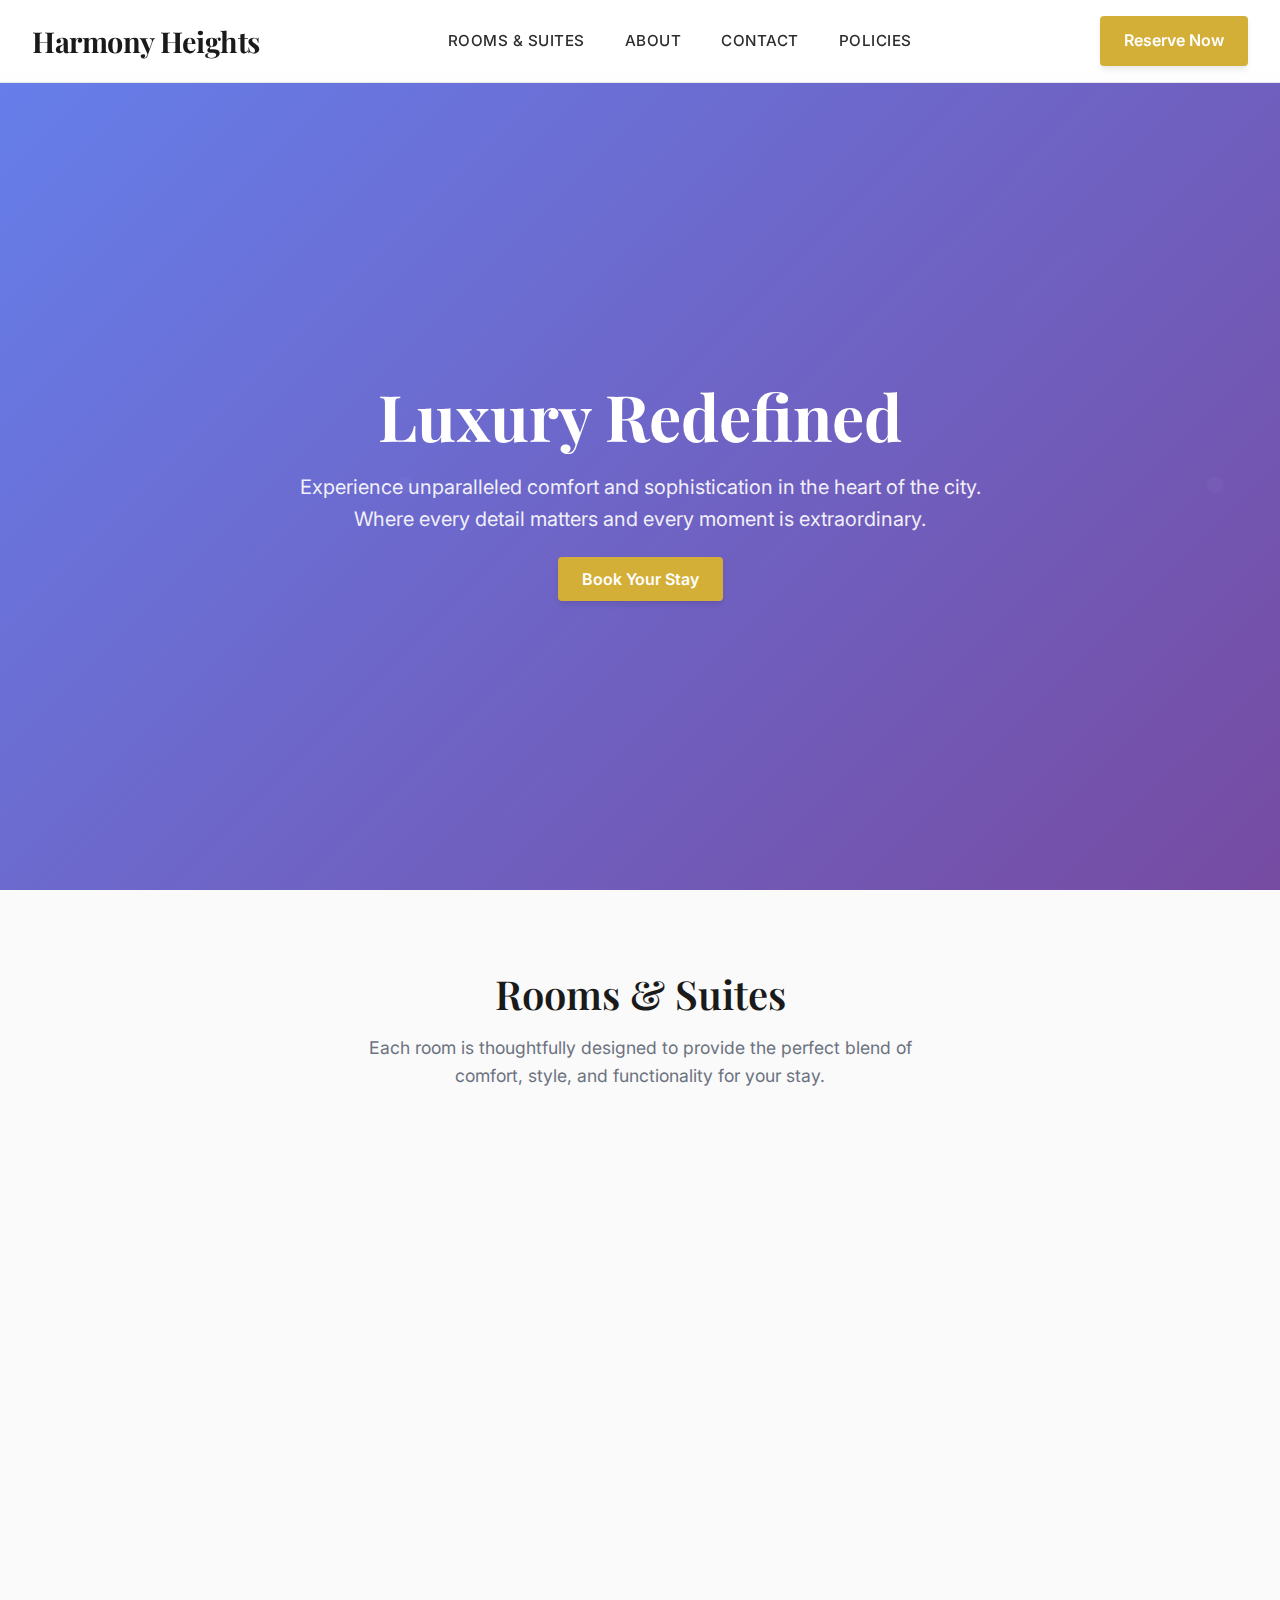
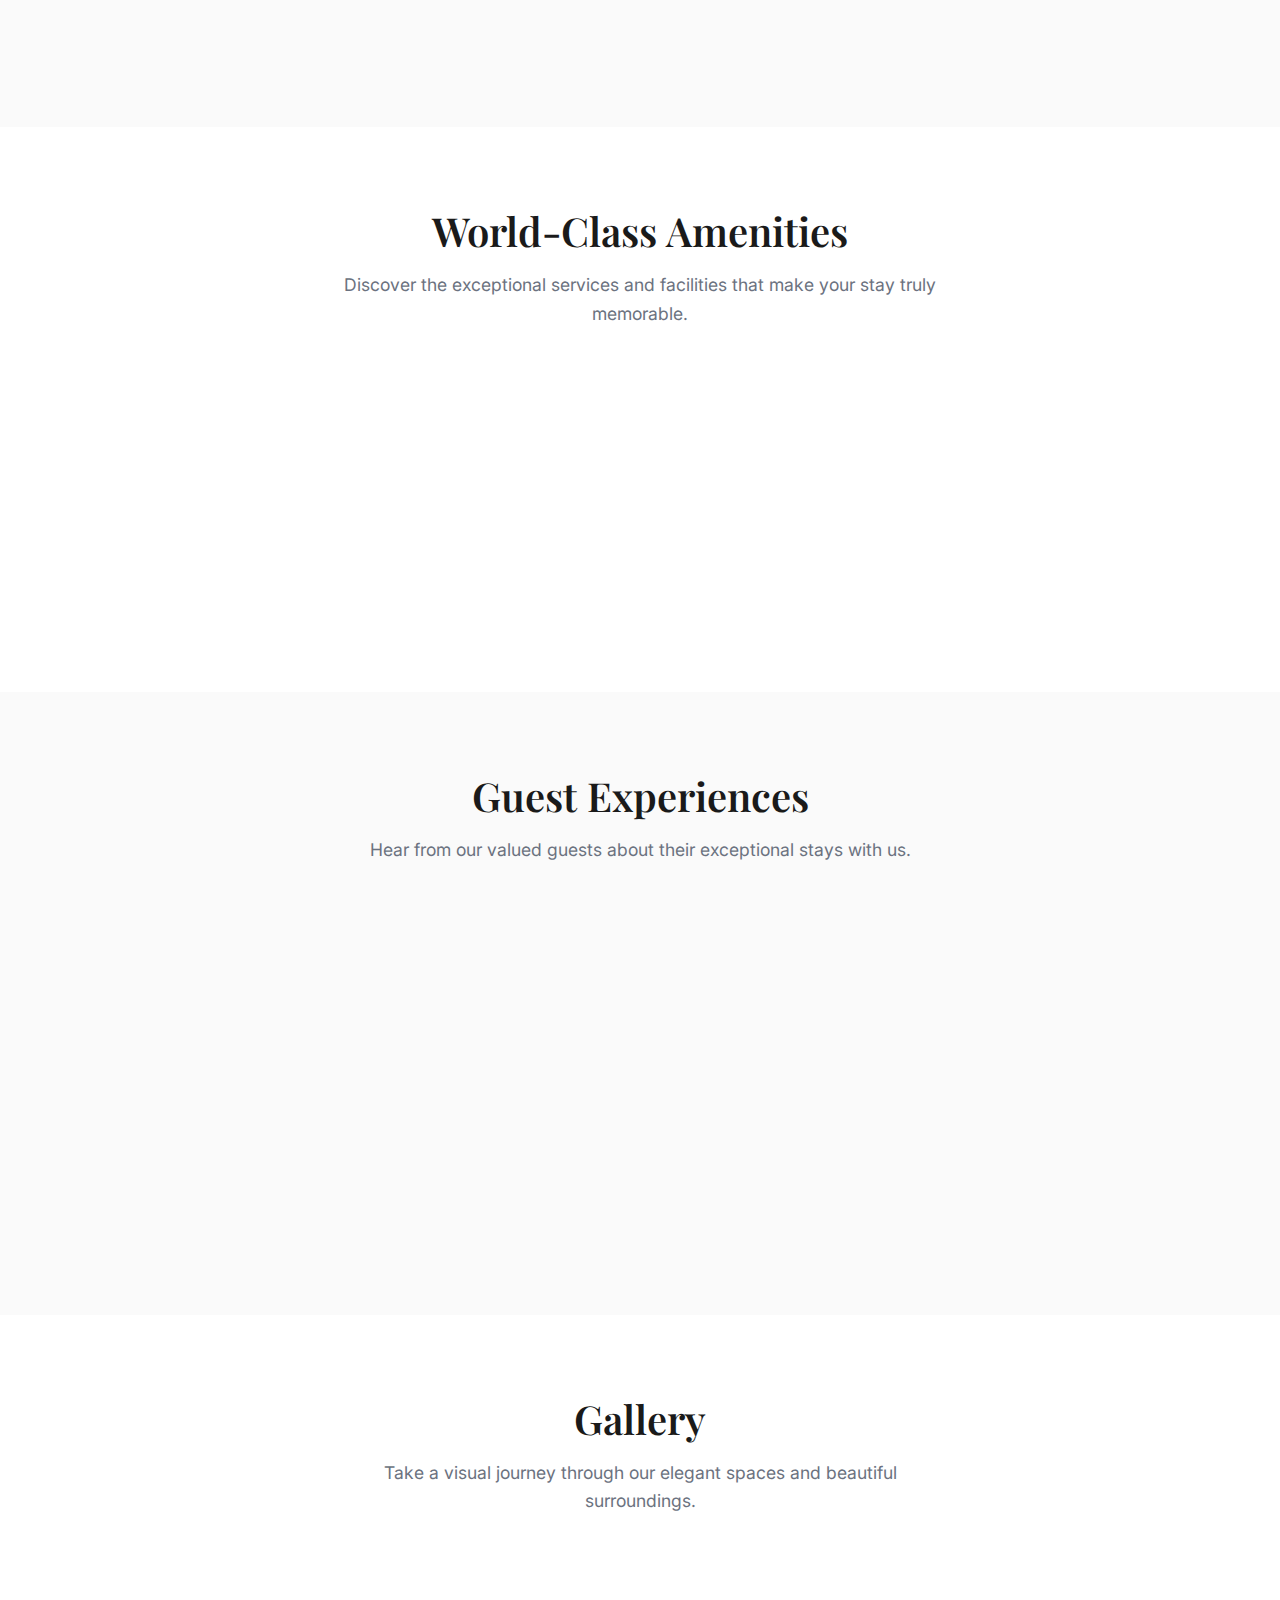
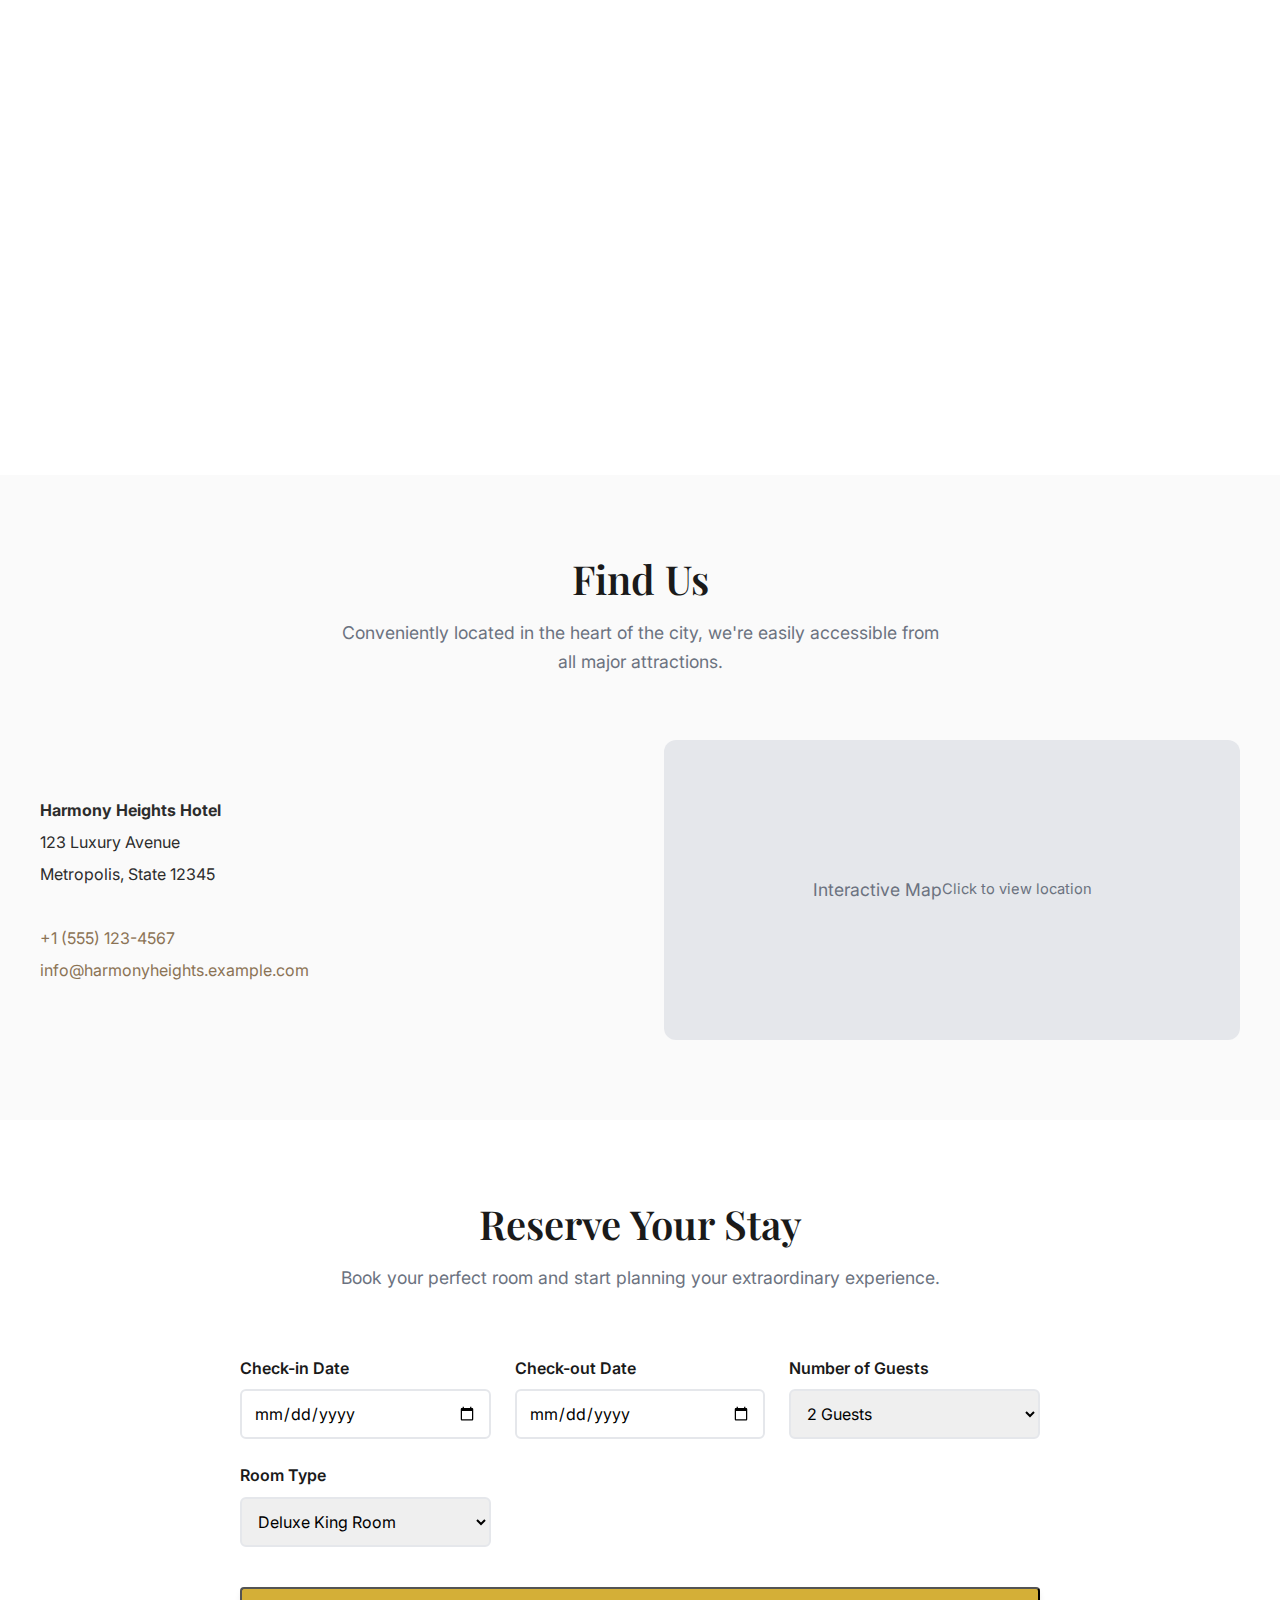
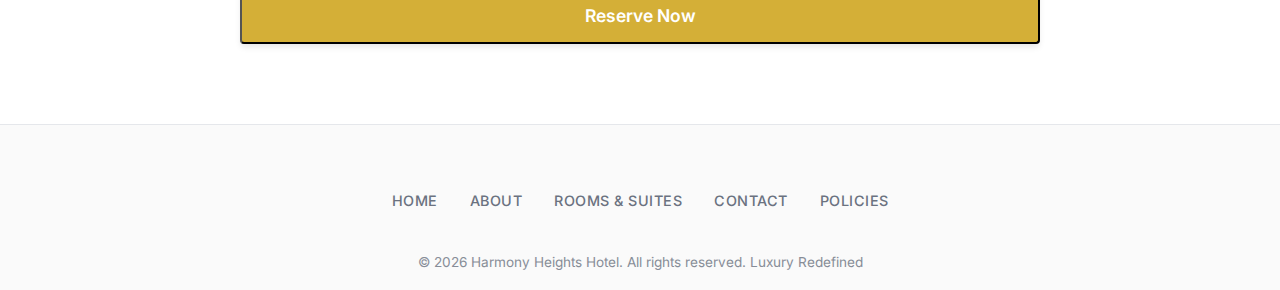
<file: index.html>
<!DOCTYPE html>
<html lang="en">
<head>
  <meta charset="UTF-8">
  <meta name="viewport" content="width=device-width, initial-scale=1.0">
  <title>Harmony Heights Hotel | Luxury Redefined</title>
  <meta name="description" content="Harmony Heights Hotel – Where luxury meets comfort. Experience world-class amenities, elegant rooms, and exceptional service in the heart of the city.">
  <meta property="og:title" content="Harmony Heights Hotel | Luxury Redefined">
  <meta property="og:description" content="Where luxury meets comfort. Experience world-class amenities, elegant rooms, and exceptional service.">
  <meta property="og:image" content="assets/images/home-slide1.jpg">
  <meta property="og:type" content="website">
  <meta name="twitter:card" content="summary_large_image">
  <link rel="stylesheet" href="assets/css/style.css">
  <script type="application/ld+json">
    {
      "@context": "https://schema.org",
      "@type": "Hotel",
      "name": "Harmony Heights Hotel",
      "image": [
        "assets/images/home-slide1.jpg",
        "assets/images/room-1.jpg"
      ],
      "address": {
        "@type": "PostalAddress",
        "streetAddress": "123 Luxury Avenue",
        "addressLocality": "Metropolis",
        "addressRegion": "State",
        "postalCode": "12345",
        "addressCountry": "Country"
      },
      "telephone": "+1-555-1234",
      "url": "https://harmonyheights.example.com"
    }
  </script>
</head>
<body>
  <header>
    <nav>
      <a href="index.html" class="logo">Harmony Heights</a>
      <ul>
        <li><a href="rooms.html">Rooms & Suites</a></li>
        <li><a href="about.html">About</a></li>
        <li><a href="contact.html">Contact</a></li>
        <li><a href="policies.html">Policies</a></li>
      </ul>
      <a href="#book" class="cta">Reserve Now</a>
    </nav>
  </header>
  
  <main>
    <section class="hero">
      <div class="hero-content">
        <h1>Luxury Redefined</h1>
        <p>Experience unparalleled comfort and sophistication in the heart of the city. Where every detail matters and every moment is extraordinary.</p>
        <a href="#book" class="cta">Book Your Stay</a>
      </div>
    </section>

    <section class="rooms" id="rooms">
      <div class="section-header">
        <h2>Rooms & Suites</h2>
        <p>Each room is thoughtfully designed to provide the perfect blend of comfort, style, and functionality for your stay.</p>
      </div>
      <div class="room-list">
        <article class="room">
          <img src="assets/images/room-1.jpg" alt="Deluxe King Room">
          <div class="room-content">
            <h3>Deluxe King Room</h3>
            <p>Spacious accommodations with premium amenities and stunning city views.</p>
            <div class="room-features">
              <span>King Bed</span>
              <span>City View</span>
              <span>Premium Amenities</span>
            </div>
          </div>
        </article>
        <article class="room">
          <img src="assets/images/room-2.jpg" alt="Executive Suite">
          <div class="room-content">
            <h3>Executive Suite</h3>
            <p>Luxurious suite featuring separate living area and enhanced services.</p>
            <div class="room-features">
              <span>Separate Living Area</span>
              <span>Enhanced Services</span>
              <span>Premium Location</span>
            </div>
          </div>
        </article>
        <article class="room">
          <img src="assets/images/room-3.jpg" alt="Deluxe Double Room">
          <div class="room-content">
            <h3>Deluxe Double Room</h3>
            <p>Perfect for families or business travelers with two comfortable beds.</p>
            <div class="room-features">
              <span>Two Double Beds</span>
              <span>Work Desk</span>
              <span>Family Friendly</span>
            </div>
          </div>
        </article>
      </div>
    </section>

    <section class="amenities">
      <div class="section-header">
        <h2>World-Class Amenities</h2>
        <p>Discover the exceptional services and facilities that make your stay truly memorable.</p>
      </div>
      <ul>
        <li>24/7 Concierge Service</li>
        <li>Fine Dining Restaurant</li>
        <li>High-Speed Wi-Fi</li>
        <li>Fitness Center & Spa</li>
        <li>Rooftop Garden</li>
        <li>Business Center</li>
        <li>Valet Parking</li>
        <li>Room Service</li>
      </ul>
    </section>

    <section class="reviews">
      <div class="section-header">
        <h2>Guest Experiences</h2>
        <p>Hear from our valued guests about their exceptional stays with us.</p>
      </div>
      <div class="reviews-container">
        <blockquote>
          <p>"An absolutely stunning hotel with impeccable service. Every detail was perfect, from the elegant room design to the exceptional staff. We felt truly pampered throughout our stay."</p>
          <footer>– Sarah & Michael Johnson</footer>
        </blockquote>
        <blockquote>
          <p>"The attention to detail is remarkable. The rooms are beautifully appointed, the amenities are world-class, and the staff goes above and beyond to ensure a perfect experience."</p>
          <footer>– David Chen</footer>
        </blockquote>
        <blockquote>
          <p>"A truly luxurious experience. The hotel combines modern comfort with classic elegance in the most perfect way. We can't wait to return."</p>
          <footer>– Emily Rodriguez</footer>
        </blockquote>
      </div>
    </section>

    <section class="gallery">
      <div class="section-header">
        <h2>Gallery</h2>
        <p>Take a visual journey through our elegant spaces and beautiful surroundings.</p>
      </div>
      <div class="gallery-grid">
        <img src="assets/images/gallery1.jpg" alt="Elegant Lobby">
        <img src="assets/images/gallery2.jpg" alt="Luxury Room">
        <img src="assets/images/gallery3.jpg" alt="Fine Dining">
        <img src="assets/images/gallery4.jpg" alt="Hotel Exterior">
        <img src="assets/images/gallery5.jpg" alt="Spa & Wellness">
        <img src="assets/images/gallery6.jpg" alt="Rooftop Garden">
      </div>
    </section>

    <section class="location-contact" id="contact">
      <div class="section-header">
        <h2>Find Us</h2>
        <p>Conveniently located in the heart of the city, we're easily accessible from all major attractions.</p>
      </div>
      <div class="contact-content">
        <div class="contact-info">
          <address>
            <strong>Harmony Heights Hotel</strong><br>
            123 Luxury Avenue<br>
            Metropolis, State 12345<br><br>
            <a href="tel:+15551234">+1 (555) 123-4567</a><br>
            <a href="mailto:info@harmonyheights.example.com">info@harmonyheights.example.com</a>
          </address>
        </div>
        <div class="map-placeholder">
          <p>Interactive Map</p>
          <small>Click to view location</small>
        </div>
      </div>
    </section>

    <section class="book" id="book">
      <div class="section-header">
        <h2>Reserve Your Stay</h2>
        <p>Book your perfect room and start planning your extraordinary experience.</p>
      </div>
      <form>
        <div class="form-group">
          <label for="checkin">Check-in Date</label>
          <input type="date" id="checkin" name="checkin" required>
        </div>
        <div class="form-group">
          <label for="checkout">Check-out Date</label>
          <input type="date" id="checkout" name="checkout" required>
        </div>
        <div class="form-group">
          <label for="guests">Number of Guests</label>
          <select id="guests" name="guests" required>
            <option value="1">1 Guest</option>
            <option value="2" selected>2 Guests</option>
            <option value="3">3 Guests</option>
            <option value="4">4 Guests</option>
            <option value="5+">5+ Guests</option>
          </select>
        </div>
        <div class="form-group">
          <label for="room-type">Room Type</label>
          <select id="room-type" name="room-type" required>
            <option value="deluxe-king">Deluxe King Room</option>
            <option value="executive-suite">Executive Suite</option>
            <option value="deluxe-double">Deluxe Double Room</option>
          </select>
        </div>
        <button type="submit" class="cta">Reserve Now</button>
      </form>
    </section>
  </main>

  <footer>
    <nav>
      <a href="index.html">Home</a>
      <a href="about.html">About</a>
      <a href="rooms.html">Rooms & Suites</a>
      <a href="contact.html">Contact</a>
      <a href="policies.html">Policies</a>
    </nav>
    <p>&copy; <script>document.write(new Date().getFullYear());</script> Harmony Heights Hotel. All rights reserved. Luxury Redefined</p>
  </footer>

  <script>
    // Header scroll effect
    window.addEventListener('scroll', () => {
      const header = document.querySelector('header');
      if (window.scrollY > 100) {
        header.classList.add('scrolled');
      } else {
        header.classList.remove('scrolled');
      }
    });

    // Smooth scroll for anchor links
    document.querySelectorAll('a[href^="#"]').forEach(anchor => {
      anchor.addEventListener('click', function (e) {
        e.preventDefault();
        const target = document.querySelector(this.getAttribute('href'));
        if (target) {
          target.scrollIntoView({
            behavior: 'smooth',
            block: 'start'
          });
        }
      });
    });

    // Loading animations
    const observerOptions = {
      threshold: 0.1,
      rootMargin: '0px 0px -50px 0px'
    };

    const observer = new IntersectionObserver((entries) => {
      entries.forEach(entry => {
        if (entry.isIntersecting) {
          entry.target.classList.add('loaded');
        }
      });
    }, observerOptions);

    // Observe elements for animation
    document.querySelectorAll('.room, .amenities li, blockquote, .gallery-grid img').forEach(el => {
      el.classList.add('loading');
      observer.observe(el);
    });

    // Form validation and enhancement
    const form = document.querySelector('form');
    if (form) {
      form.addEventListener('submit', (e) => {
        e.preventDefault();
        // Add your booking logic here
        alert('Thank you for your reservation request. We will contact you shortly to confirm your booking.');
      });
    }

    // Date input validation
    const checkinInput = document.getElementById('checkin');
    const checkoutInput = document.getElementById('checkout');
    
    if (checkinInput && checkoutInput) {
      const today = new Date().toISOString().split('T')[0];
      checkinInput.min = today;
      
      checkinInput.addEventListener('change', () => {
        checkoutInput.min = checkinInput.value;
        if (checkoutInput.value && checkoutInput.value <= checkinInput.value) {
          checkoutInput.value = '';
        }
      });
    }
  </script>
</body>
</html>
</file>
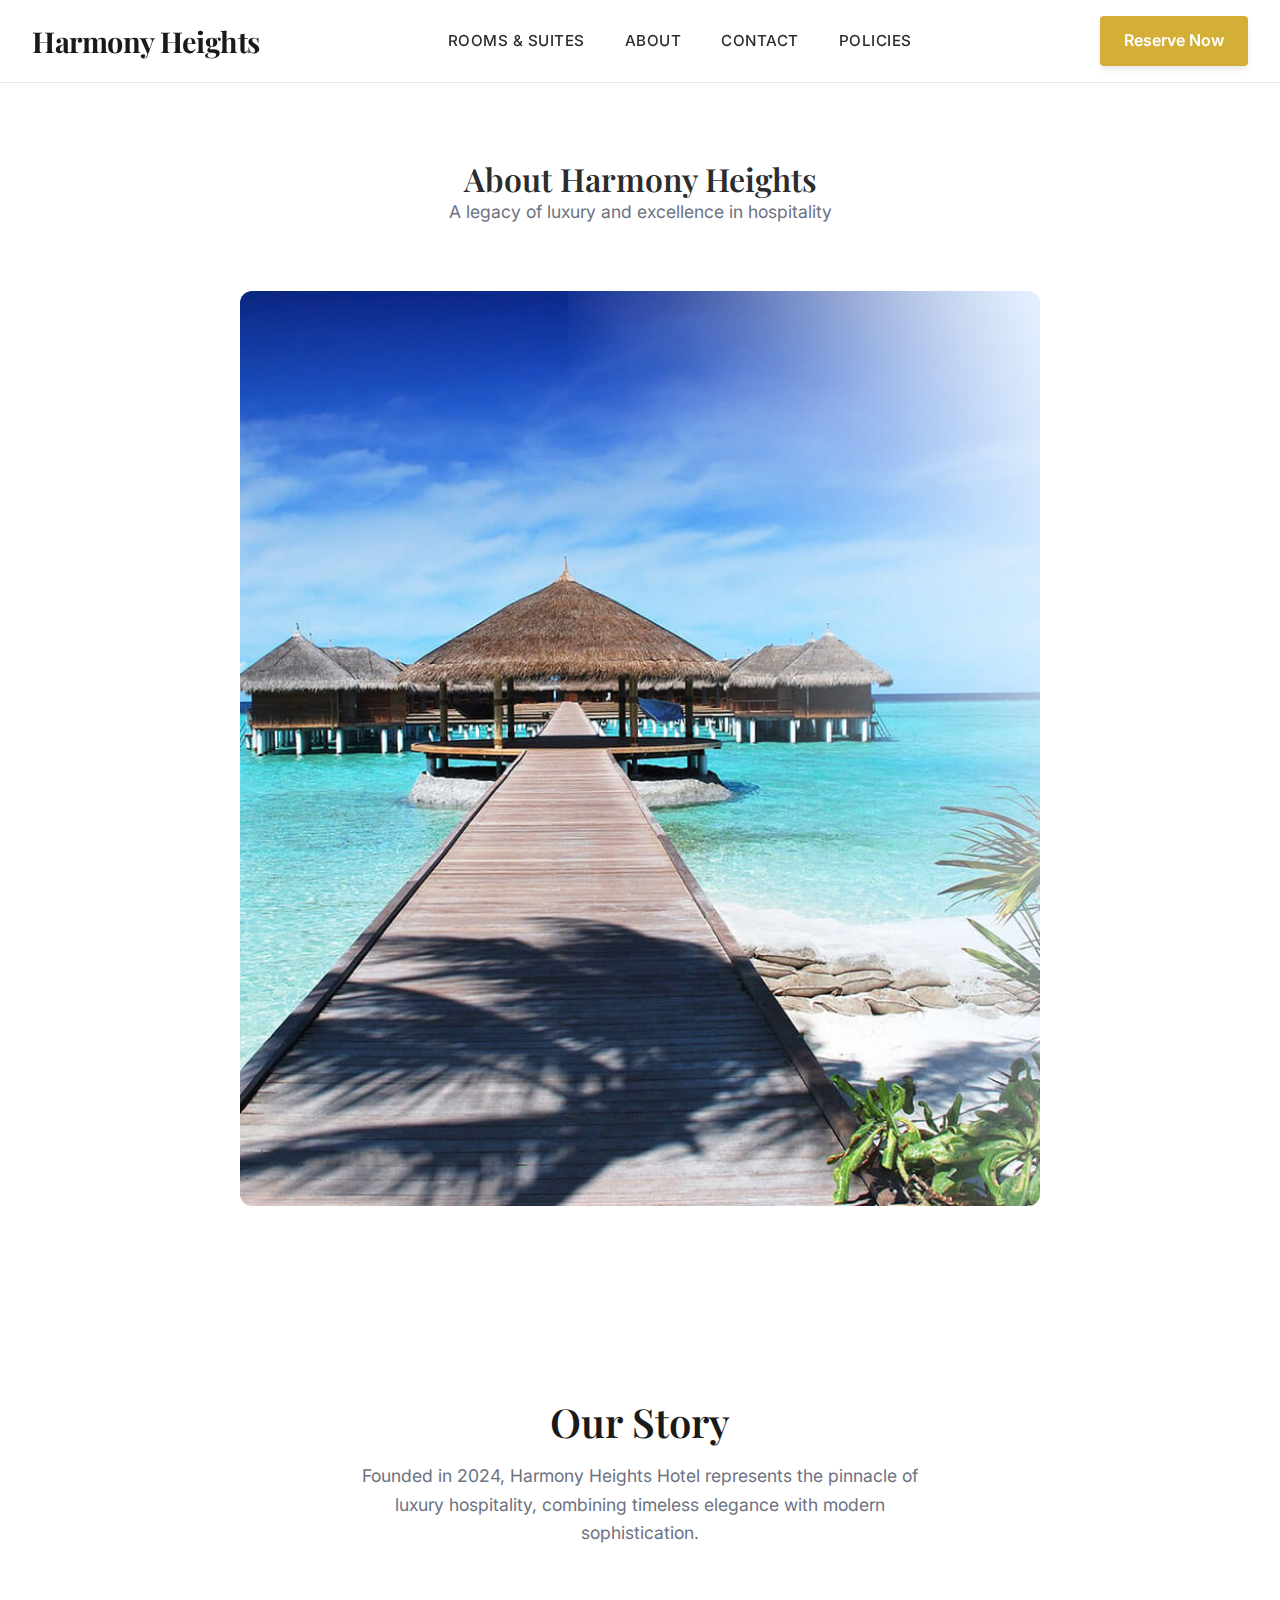
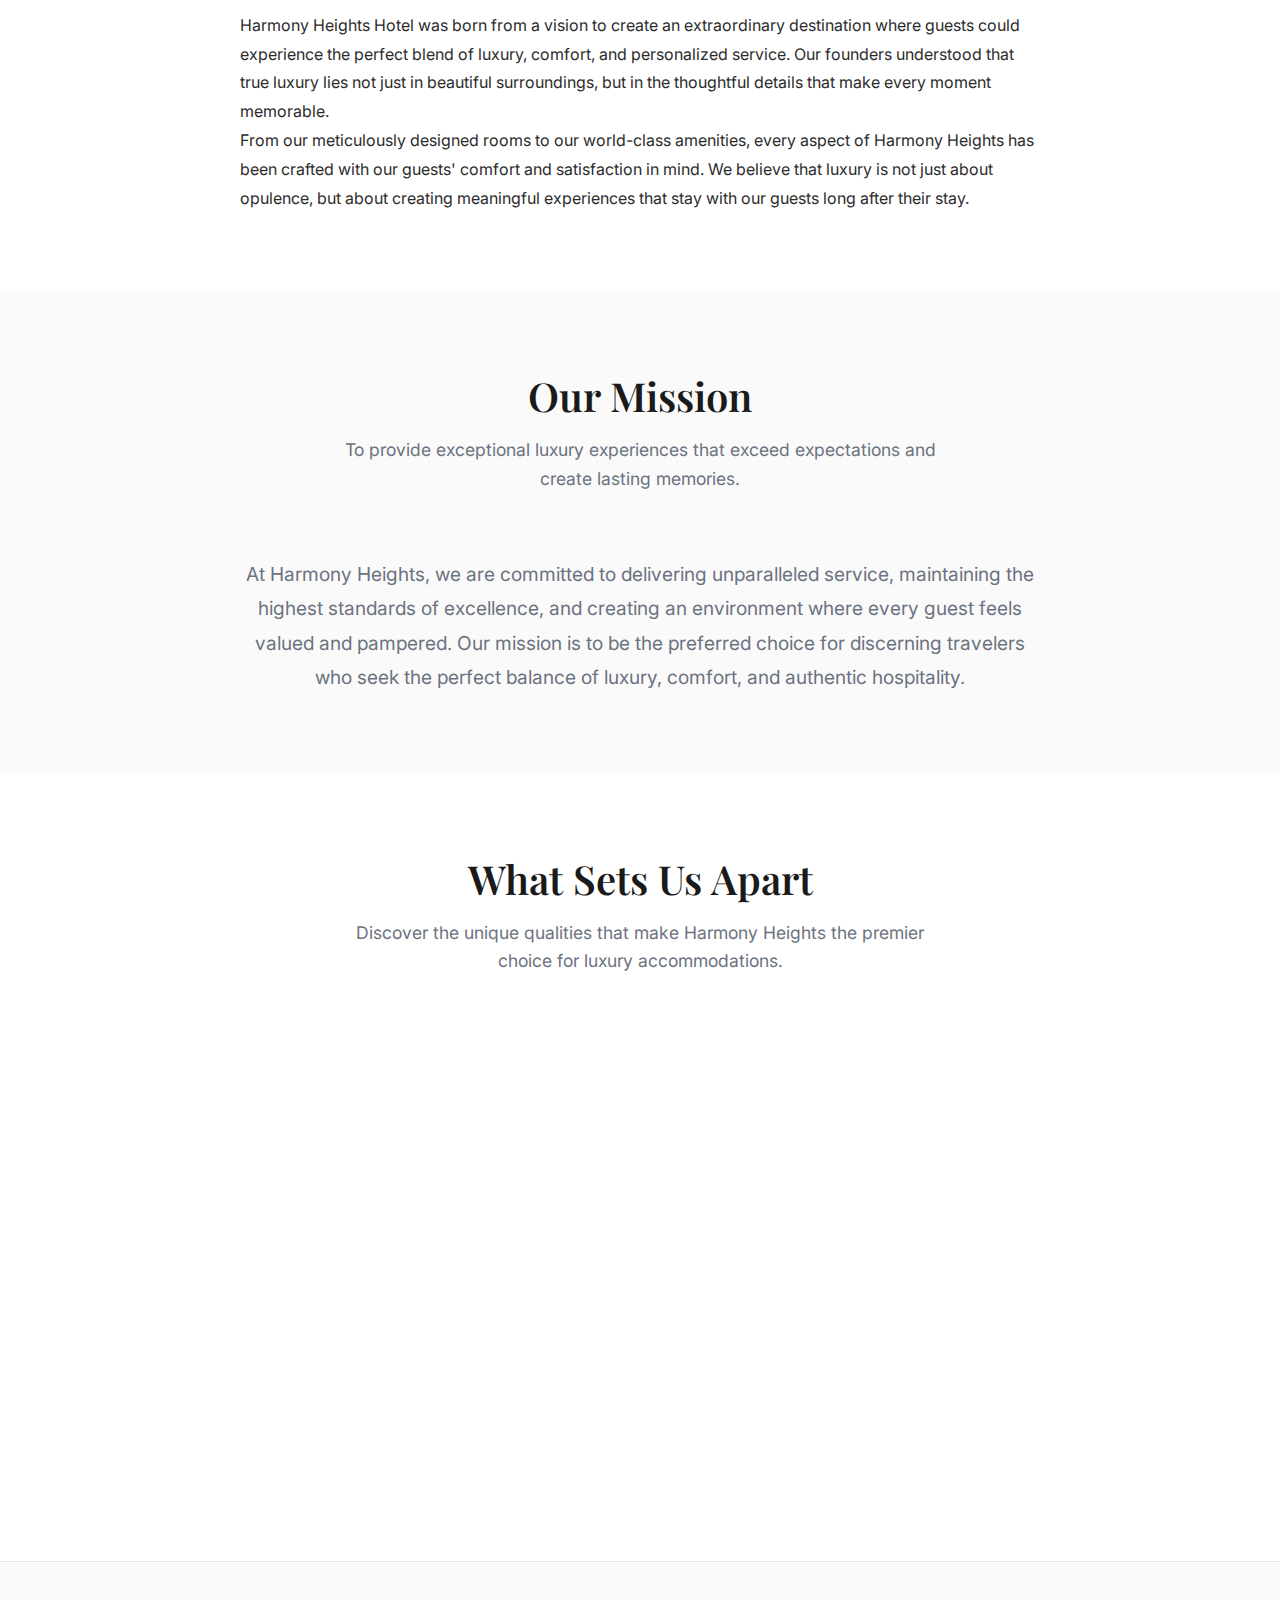
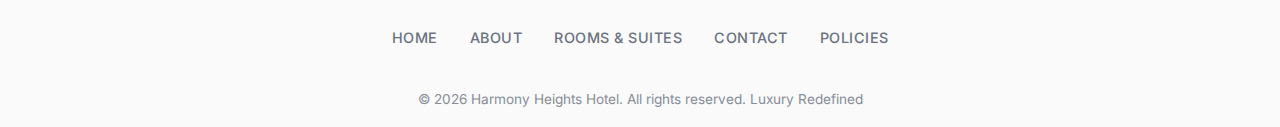
<file: about.html>
<!DOCTYPE html>
<html lang="en">
<head>
  <meta charset="UTF-8">
  <meta name="viewport" content="width=device-width, initial-scale=1.0">
  <title>About | Harmony Heights Hotel</title>
  <meta name="description" content="Learn about Harmony Heights Hotel – our rich history, commitment to excellence, and dedication to providing exceptional luxury experiences.">
  <link rel="stylesheet" href="assets/css/style.css">
</head>
<body>
  <header>
    <nav>
      <a href="index.html" class="logo">Harmony Heights</a>
      <ul>
        <li><a href="rooms.html">Rooms & Suites</a></li>
        <li><a href="about.html">About</a></li>
        <li><a href="contact.html">Contact</a></li>
        <li><a href="policies.html">Policies</a></li>
      </ul>
      <a href="index.html#book" class="cta">Reserve Now</a>
    </nav>
  </header>
  
  <main>
    <section class="about-hero">
      <div class="section-header">
        <h1>About Harmony Heights</h1>
        <p>A legacy of luxury and excellence in hospitality</p>
      </div>
      <img src="assets/images/about.jpg" alt="Harmony Heights Hotel Exterior" style="width: 100%; max-width: 800px; border-radius: 12px; margin: 2rem auto; display: block;">
    </section>

    <section class="story">
      <div class="section-header">
        <h2>Our Story</h2>
        <p>Founded in 2024, Harmony Heights Hotel represents the pinnacle of luxury hospitality, combining timeless elegance with modern sophistication.</p>
      </div>
      <div style="max-width: 800px; margin: 0 auto; line-height: 1.8;">
        <p>Harmony Heights Hotel was born from a vision to create an extraordinary destination where guests could experience the perfect blend of luxury, comfort, and personalized service. Our founders understood that true luxury lies not just in beautiful surroundings, but in the thoughtful details that make every moment memorable.</p>
        <p>From our meticulously designed rooms to our world-class amenities, every aspect of Harmony Heights has been crafted with our guests' comfort and satisfaction in mind. We believe that luxury is not just about opulence, but about creating meaningful experiences that stay with our guests long after their stay.</p>
      </div>
    </section>

    <section class="mission" style="background: var(--bg-light);">
      <div class="section-header">
        <h2>Our Mission</h2>
        <p>To provide exceptional luxury experiences that exceed expectations and create lasting memories.</p>
      </div>
      <div style="max-width: 800px; margin: 0 auto; text-align: center;">
        <p style="font-size: 1.2rem; line-height: 1.8; color: var(--text-light);">
          At Harmony Heights, we are committed to delivering unparalleled service, maintaining the highest standards of excellence, and creating an environment where every guest feels valued and pampered. Our mission is to be the preferred choice for discerning travelers who seek the perfect balance of luxury, comfort, and authentic hospitality.
        </p>
      </div>
    </section>

    <section class="unique">
      <div class="section-header">
        <h2>What Sets Us Apart</h2>
        <p>Discover the unique qualities that make Harmony Heights the premier choice for luxury accommodations.</p>
      </div>
      <div style="max-width: 1000px; margin: 0 auto;">
        <ul style="display: grid; grid-template-columns: repeat(auto-fit, minmax(300px, 1fr)); gap: 2rem; list-style: none;">
          <li style="background: white; padding: 2rem; border-radius: 12px; box-shadow: var(--shadow); transition: var(--transition);">
            <h3 style="color: var(--secondary); margin-bottom: 1rem;">Exceptional Service</h3>
            <p>Our dedicated team is committed to providing personalized attention and anticipating your every need.</p>
          </li>
          <li style="background: white; padding: 2rem; border-radius: 12px; box-shadow: var(--shadow); transition: var(--transition);">
            <h3 style="color: var(--secondary); margin-bottom: 1rem;">Prime Location</h3>
            <p>Situated in the heart of the city, we offer convenient access to all major attractions and business districts.</p>
          </li>
          <li style="background: white; padding: 2rem; border-radius: 12px; box-shadow: var(--shadow); transition: var(--transition);">
            <h3 style="color: var(--secondary); margin-bottom: 1rem;">Luxury Amenities</h3>
            <p>From our fine dining restaurant to our state-of-the-art fitness center, every amenity is designed for your comfort.</p>
          </li>
          <li style="background: white; padding: 2rem; border-radius: 12px; box-shadow: var(--shadow); transition: var(--transition);">
            <h3 style="color: var(--secondary); margin-bottom: 1rem;">Elegant Design</h3>
            <p>Our interiors blend contemporary sophistication with timeless elegance, creating a truly luxurious atmosphere.</p>
          </li>
          <li style="background: white; padding: 2rem; border-radius: 12px; box-shadow: var(--shadow); transition: var(--transition);">
            <h3 style="color: var(--secondary); margin-bottom: 1rem;">Sustainability</h3>
            <p>We are committed to environmental responsibility while maintaining the highest standards of luxury.</p>
          </li>
          <li style="background: white; padding: 2rem; border-radius: 12px; box-shadow: var(--shadow); transition: var(--transition);">
            <h3 style="color: var(--secondary); margin-bottom: 1rem;">Local Partnerships</h3>
            <p>We collaborate with local artisans and businesses to provide authentic experiences and support our community.</p>
          </li>
        </ul>
      </div>
    </section>
  </main>

  <footer>
    <nav>
      <a href="index.html">Home</a>
      <a href="about.html">About</a>
      <a href="rooms.html">Rooms & Suites</a>
      <a href="contact.html">Contact</a>
      <a href="policies.html">Policies</a>
    </nav>
    <p>&copy; <script>document.write(new Date().getFullYear());</script> Harmony Heights Hotel. All rights reserved. Luxury Redefined</p>
  </footer>

  <script>
    // Header scroll effect
    window.addEventListener('scroll', () => {
      const header = document.querySelector('header');
      if (window.scrollY > 100) {
        header.classList.add('scrolled');
      } else {
        header.classList.remove('scrolled');
      }
    });

    // Loading animations
    const observerOptions = {
      threshold: 0.1,
      rootMargin: '0px 0px -50px 0px'
    };

    const observer = new IntersectionObserver((entries) => {
      entries.forEach(entry => {
        if (entry.isIntersecting) {
          entry.target.classList.add('loaded');
        }
      });
    }, observerOptions);

    // Observe elements for animation
    document.querySelectorAll('.unique li').forEach(el => {
      el.classList.add('loading');
      observer.observe(el);
    });
  </script>
</body>
</html>
</file>
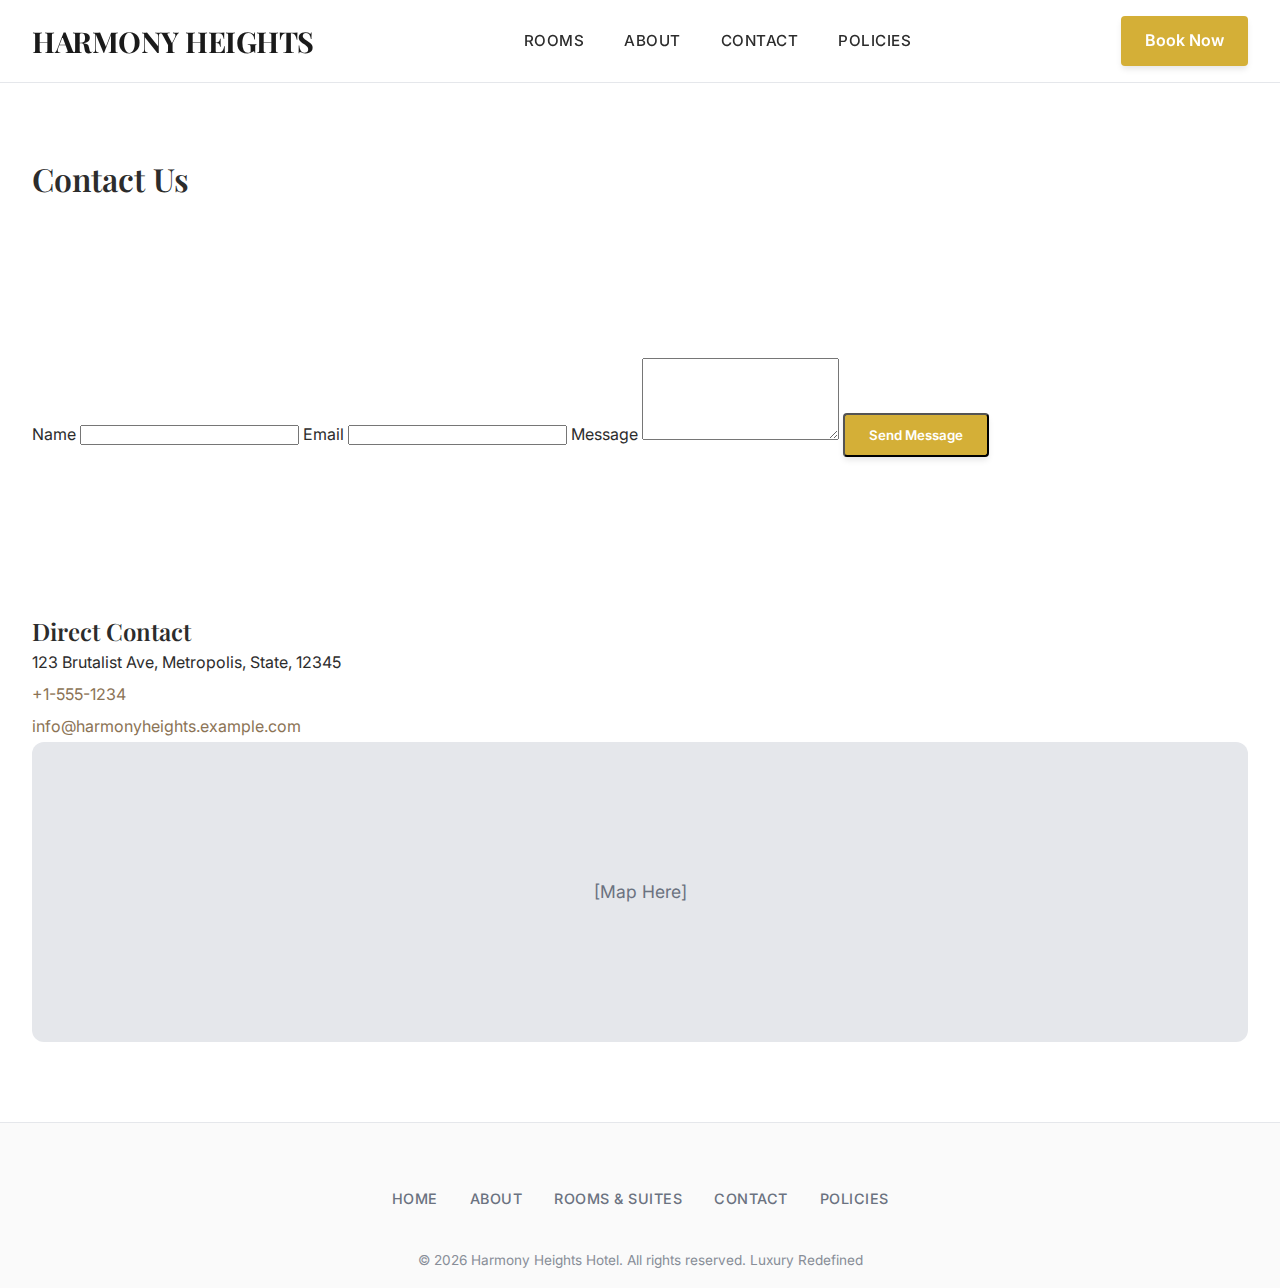
<file: contact.html>
<!DOCTYPE html>
<html lang="en">
<head>
  <meta charset="UTF-8">
  <meta name="viewport" content="width=device-width, initial-scale=1.0">
  <title>Contact | Harmony Heights Hotel</title>
  <meta name="description" content="Contact Harmony Heights Hotel. Get in touch, find us, or send a message.">
  <link rel="stylesheet" href="assets/css/style.css">
</head>
<body>
  <header>
    <nav>
      <a href="index.html" class="logo">HARMONY HEIGHTS</a>
      <ul>
        <li><a href="rooms.html">Rooms</a></li>
        <li><a href="about.html">About</a></li>
        <li><a href="contact.html">Contact</a></li>
        <li><a href="policies.html">Policies</a></li>
      </ul>
      <a href="index.html#book" class="cta">Book Now</a>
    </nav>
  </header>
  <main>
    <section class="contact-hero">
      <h1>Contact Us</h1>
    </section>
    <section class="contact-form-section">
      <form class="contact-form">
        <label for="name">Name</label>
        <input type="text" id="name" name="name" required>
        <label for="email">Email</label>
        <input type="email" id="email" name="email" required>
        <label for="message">Message</label>
        <textarea id="message" name="message" rows="5" required></textarea>
        <button type="submit" class="cta">Send Message</button>
      </form>
    </section>
    <section class="contact-info">
      <h2>Direct Contact</h2>
      <address>
        123 Brutalist Ave, Metropolis, State, 12345<br>
        <a href="tel:+15551234">+1-555-1234</a><br>
        <a href="mailto:info@harmonyheights.example.com">info@harmonyheights.example.com</a>
      </address>
      <div class="map-placeholder">[Map Here]</div>
    </section>
  </main>
  <footer>
    <nav>
      <a href="index.html">Home</a>
      <a href="about.html">About</a>
      <a href="rooms.html">Rooms & Suites</a>
      <a href="contact.html">Contact</a>
      <a href="policies.html">Policies</a>
    </nav>
    <p>&copy; <script>document.write(new Date().getFullYear());</script> Harmony Heights Hotel. All rights reserved. Luxury Redefined</p>
  </footer>
</body>
</html>
</file>
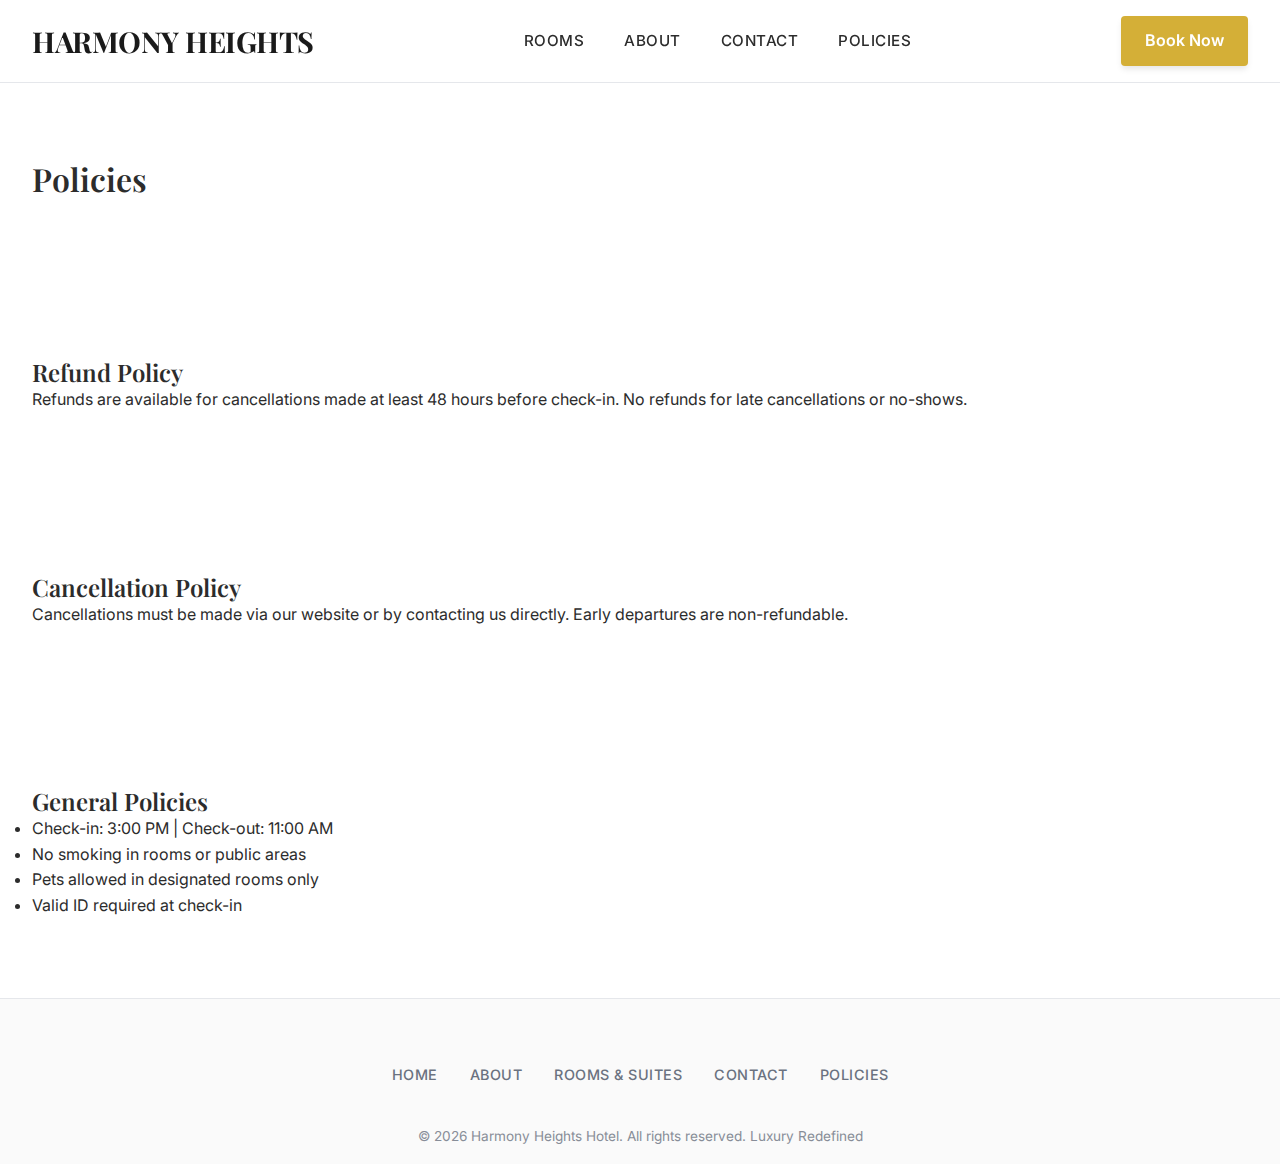
<file: policies.html>
<!DOCTYPE html>
<html lang="en">
<head>
  <meta charset="UTF-8">
  <meta name="viewport" content="width=device-width, initial-scale=1.0">
  <title>Policies | Harmony Heights Hotel</title>
  <meta name="description" content="Read Harmony Heights Hotel's refund, cancellation, and general policies.">
  <link rel="stylesheet" href="assets/css/style.css">
</head>
<body>
  <header>
    <nav>
      <a href="index.html" class="logo">HARMONY HEIGHTS</a>
      <ul>
        <li><a href="rooms.html">Rooms</a></li>
        <li><a href="about.html">About</a></li>
        <li><a href="contact.html">Contact</a></li>
        <li><a href="policies.html">Policies</a></li>
      </ul>
      <a href="index.html#book" class="cta">Book Now</a>
    </nav>
  </header>
  <main>
    <section class="policies-hero">
      <h1>Policies</h1>
    </section>
    <section class="refund-policy">
      <h2>Refund Policy</h2>
      <p>Refunds are available for cancellations made at least 48 hours before check-in. No refunds for late cancellations or no-shows.</p>
    </section>
    <section class="cancellation-policy">
      <h2>Cancellation Policy</h2>
      <p>Cancellations must be made via our website or by contacting us directly. Early departures are non-refundable.</p>
    </section>
    <section class="general-policy">
      <h2>General Policies</h2>
      <ul>
        <li>Check-in: 3:00 PM | Check-out: 11:00 AM</li>
        <li>No smoking in rooms or public areas</li>
        <li>Pets allowed in designated rooms only</li>
        <li>Valid ID required at check-in</li>
      </ul>
    </section>
  </main>
  <footer>
    <nav>
      <a href="index.html">Home</a>
      <a href="about.html">About</a>
      <a href="rooms.html">Rooms & Suites</a>
      <a href="contact.html">Contact</a>
      <a href="policies.html">Policies</a>
    </nav>
    <p>&copy; <script>document.write(new Date().getFullYear());</script> Harmony Heights Hotel. All rights reserved. Luxury Redefined</p>
  </footer>
</body>
</html>
</file>
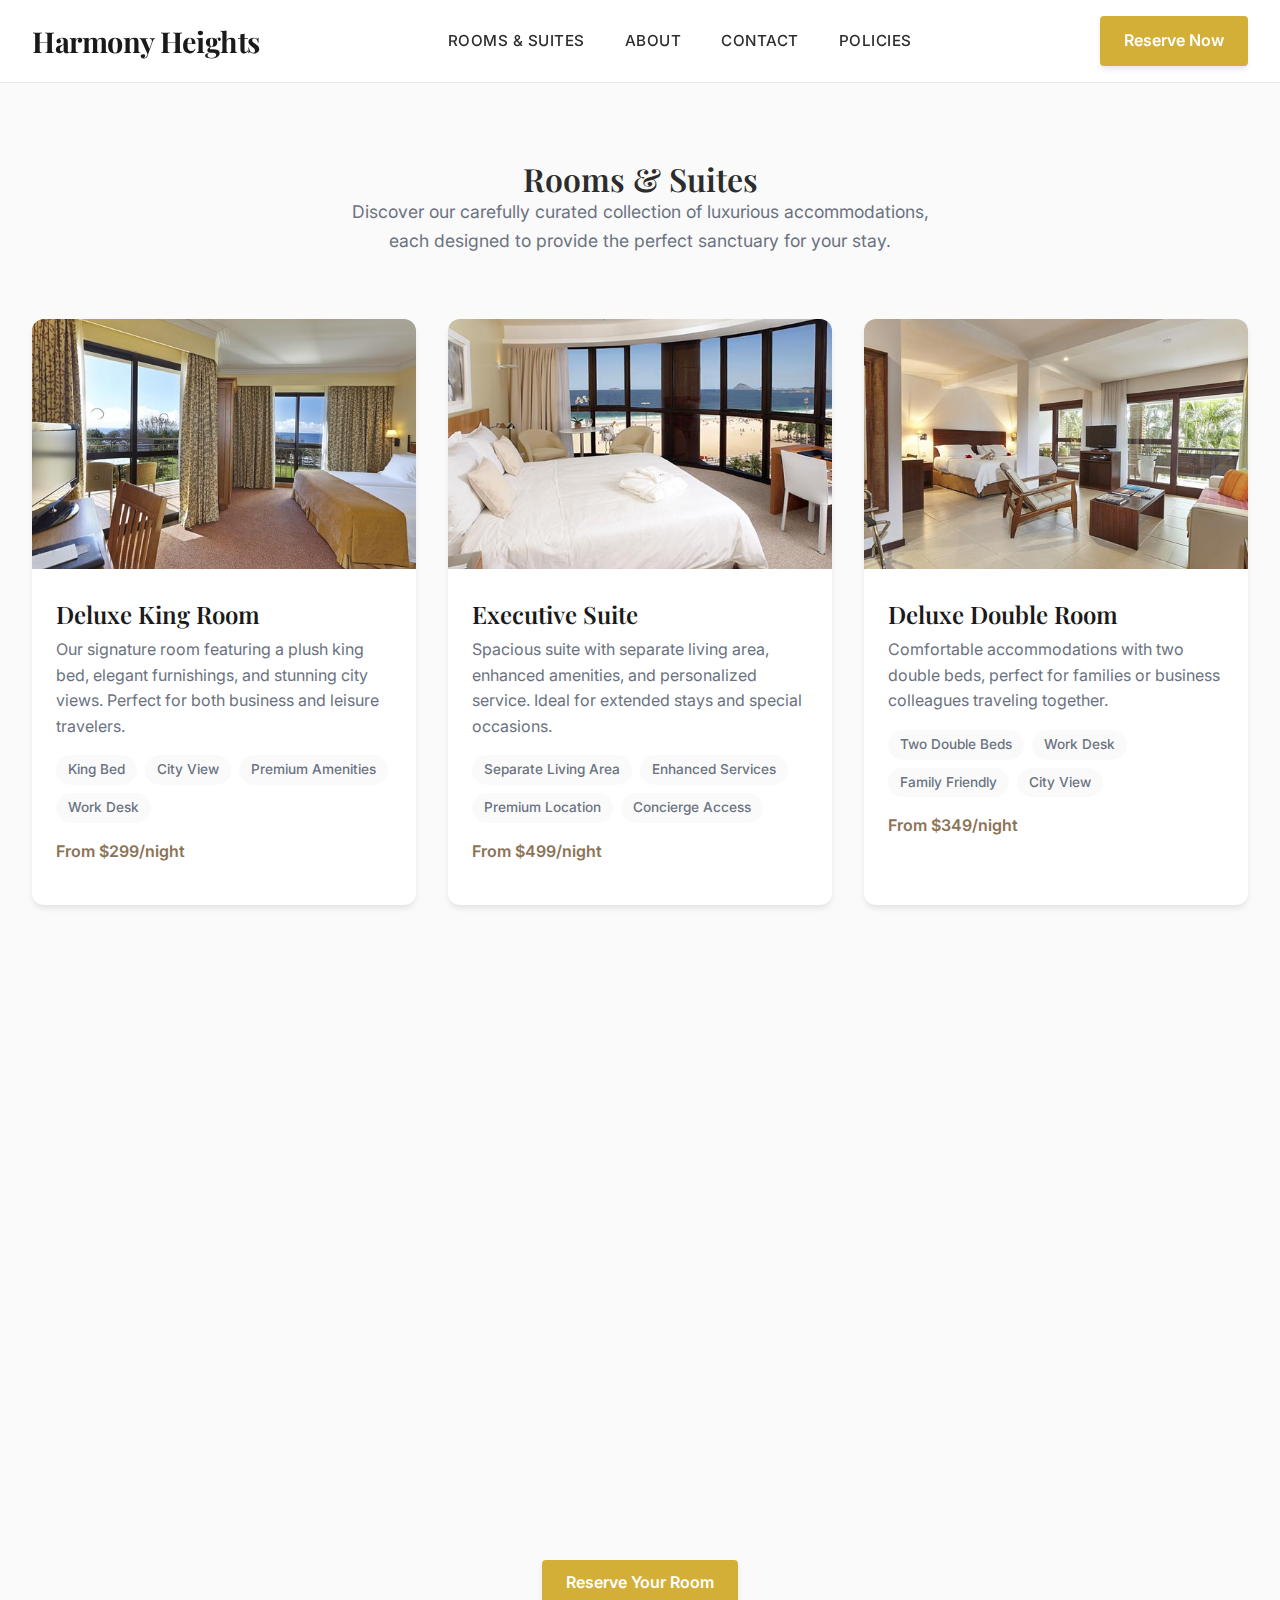
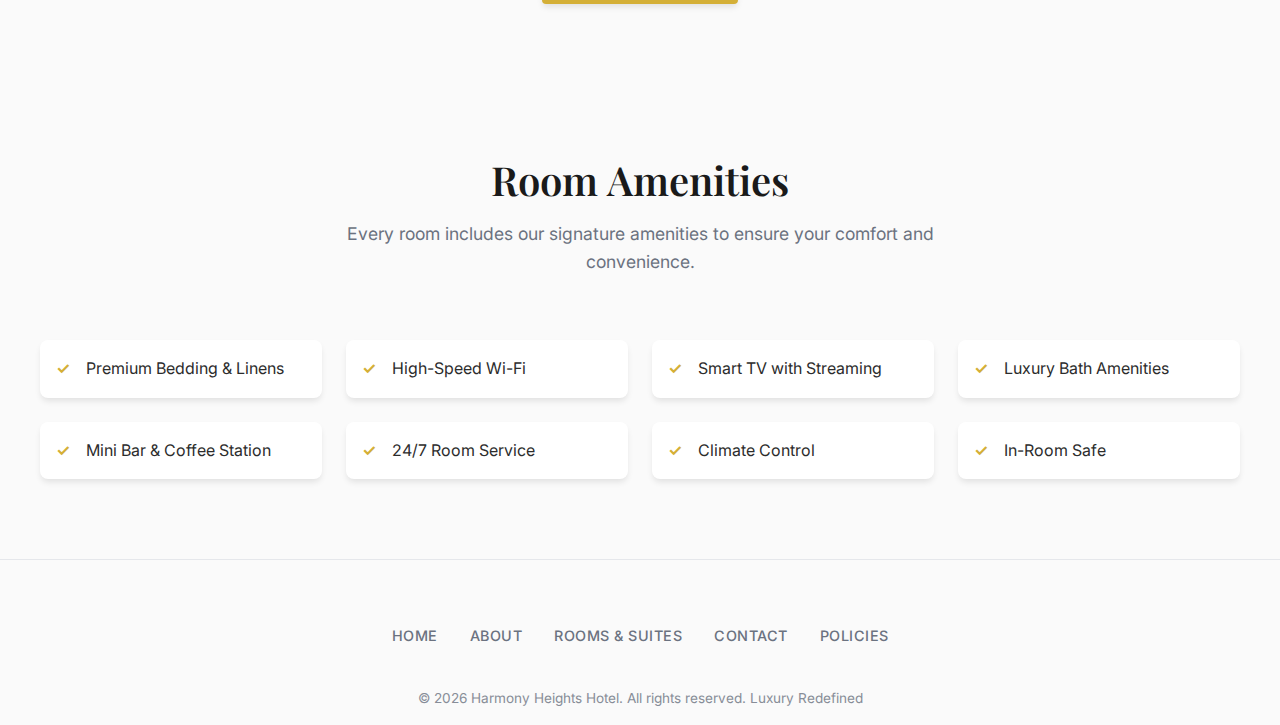
<file: rooms.html>
<!DOCTYPE html>
<html lang="en">
<head>
  <meta charset="UTF-8">
  <meta name="viewport" content="width=device-width, initial-scale=1.0">
  <title>Rooms & Suites | Harmony Heights Hotel</title>
  <meta name="description" content="Explore our luxurious rooms and suites at Harmony Heights Hotel. Each space is thoughtfully designed for your comfort and relaxation.">
  <link rel="stylesheet" href="assets/css/style.css">
</head>
<body>
  <header>
    <nav>
      <a href="index.html" class="logo">Harmony Heights</a>
      <ul>
        <li><a href="rooms.html">Rooms & Suites</a></li>
        <li><a href="about.html">About</a></li>
        <li><a href="contact.html">Contact</a></li>
        <li><a href="policies.html">Policies</a></li>
      </ul>
      <a href="index.html#book" class="cta">Reserve Now</a>
    </nav>
  </header>
  
  <main>
    <section class="rooms">
      <div class="section-header">
        <h1>Rooms & Suites</h1>
        <p>Discover our carefully curated collection of luxurious accommodations, each designed to provide the perfect sanctuary for your stay.</p>
      </div>
      <div class="room-list">
        <article class="room">
          <img src="assets/images/room-1.jpg" alt="Deluxe King Room">
          <div class="room-content">
            <h3>Deluxe King Room</h3>
            <p>Our signature room featuring a plush king bed, elegant furnishings, and stunning city views. Perfect for both business and leisure travelers.</p>
            <div class="room-features">
              <span>King Bed</span>
              <span>City View</span>
              <span>Premium Amenities</span>
              <span>Work Desk</span>
            </div>
            <p style="margin-top: 1rem; color: var(--secondary); font-weight: 600;">From $299/night</p>
          </div>
        </article>
        
        <article class="room">
          <img src="assets/images/room-2.jpg" alt="Executive Suite">
          <div class="room-content">
            <h3>Executive Suite</h3>
            <p>Spacious suite with separate living area, enhanced amenities, and personalized service. Ideal for extended stays and special occasions.</p>
            <div class="room-features">
              <span>Separate Living Area</span>
              <span>Enhanced Services</span>
              <span>Premium Location</span>
              <span>Concierge Access</span>
            </div>
            <p style="margin-top: 1rem; color: var(--secondary); font-weight: 600;">From $499/night</p>
          </div>
        </article>
        
        <article class="room">
          <img src="assets/images/room-3.jpg" alt="Deluxe Double Room">
          <div class="room-content">
            <h3>Deluxe Double Room</h3>
            <p>Comfortable accommodations with two double beds, perfect for families or business colleagues traveling together.</p>
            <div class="room-features">
              <span>Two Double Beds</span>
              <span>Work Desk</span>
              <span>Family Friendly</span>
              <span>City View</span>
            </div>
            <p style="margin-top: 1rem; color: var(--secondary); font-weight: 600;">From $349/night</p>
          </div>
        </article>
        
        <article class="room">
          <img src="assets/images/room-4.jpg" alt="Presidential Suite">
          <div class="room-content">
            <h3>Presidential Suite</h3>
            <p>Our most luxurious accommodation featuring multiple rooms, private terrace, and exclusive services for the ultimate luxury experience.</p>
            <div class="room-features">
              <span>Multiple Rooms</span>
              <span>Private Terrace</span>
              <span>Exclusive Services</span>
              <span>Butler Service</span>
            </div>
            <p style="margin-top: 1rem; color: var(--secondary); font-weight: 600;">From $899/night</p>
          </div>
        </article>
        
        <article class="room">
          <img src="assets/images/room-5.jpg" alt="Garden Suite">
          <div class="room-content">
            <h3>Garden Suite</h3>
            <p>Peaceful retreat with direct access to our beautiful gardens, featuring a private balcony and serene atmosphere.</p>
            <div class="room-features">
              <span>Garden Access</span>
              <span>Private Balcony</span>
              <span>Pet Friendly</span>
              <span>Serene Atmosphere</span>
            </div>
            <p style="margin-top: 1rem; color: var(--secondary); font-weight: 600;">From $399/night</p>
          </div>
        </article>
        
        <article class="room">
          <img src="assets/images/room-6.jpg" alt="Accessible Suite">
          <div class="room-content">
            <h3>Accessible Suite</h3>
            <p>Thoughtfully designed suite with full accessibility features, ensuring comfort and convenience for all our guests.</p>
            <div class="room-features">
              <span>Full Accessibility</span>
              <span>Extra Space</span>
              <span>Emergency Call System</span>
              <span>Roll-in Shower</span>
            </div>
            <p style="margin-top: 1rem; color: var(--secondary); font-weight: 600;">From $379/night</p>
          </div>
        </article>
      </div>
      
      <div style="text-align: center; margin-top: 3rem;">
        <a href="index.html#book" class="cta">Reserve Your Room</a>
      </div>
    </section>

    <section style="background: var(--bg-light); padding: 5rem 2rem;">
      <div class="section-header">
        <h2>Room Amenities</h2>
        <p>Every room includes our signature amenities to ensure your comfort and convenience.</p>
      </div>
      <div style="max-width: 1200px; margin: 0 auto;">
        <ul style="display: grid; grid-template-columns: repeat(auto-fit, minmax(250px, 1fr)); gap: 1.5rem; list-style: none;">
          <li style="display: flex; align-items: center; gap: 1rem; padding: 1rem; background: white; border-radius: 8px; box-shadow: var(--shadow);">
            <span style="color: var(--accent); font-weight: bold;">✓</span>
            <span>Premium Bedding & Linens</span>
          </li>
          <li style="display: flex; align-items: center; gap: 1rem; padding: 1rem; background: white; border-radius: 8px; box-shadow: var(--shadow);">
            <span style="color: var(--accent); font-weight: bold;">✓</span>
            <span>High-Speed Wi-Fi</span>
          </li>
          <li style="display: flex; align-items: center; gap: 1rem; padding: 1rem; background: white; border-radius: 8px; box-shadow: var(--shadow);">
            <span style="color: var(--accent); font-weight: bold;">✓</span>
            <span>Smart TV with Streaming</span>
          </li>
          <li style="display: flex; align-items: center; gap: 1rem; padding: 1rem; background: white; border-radius: 8px; box-shadow: var(--shadow);">
            <span style="color: var(--accent); font-weight: bold;">✓</span>
            <span>Luxury Bath Amenities</span>
          </li>
          <li style="display: flex; align-items: center; gap: 1rem; padding: 1rem; background: white; border-radius: 8px; box-shadow: var(--shadow);">
            <span style="color: var(--accent); font-weight: bold;">✓</span>
            <span>Mini Bar & Coffee Station</span>
          </li>
          <li style="display: flex; align-items: center; gap: 1rem; padding: 1rem; background: white; border-radius: 8px; box-shadow: var(--shadow);">
            <span style="color: var(--accent); font-weight: bold;">✓</span>
            <span>24/7 Room Service</span>
          </li>
          <li style="display: flex; align-items: center; gap: 1rem; padding: 1rem; background: white; border-radius: 8px; box-shadow: var(--shadow);">
            <span style="color: var(--accent); font-weight: bold;">✓</span>
            <span>Climate Control</span>
          </li>
          <li style="display: flex; align-items: center; gap: 1rem; padding: 1rem; background: white; border-radius: 8px; box-shadow: var(--shadow);">
            <span style="color: var(--accent); font-weight: bold;">✓</span>
            <span>In-Room Safe</span>
          </li>
        </ul>
      </div>
    </section>
  </main>

  <footer>
    <nav>
      <a href="index.html">Home</a>
      <a href="about.html">About</a>
      <a href="rooms.html">Rooms & Suites</a>
      <a href="contact.html">Contact</a>
      <a href="policies.html">Policies</a>
    </nav>
    <p>&copy; <script>document.write(new Date().getFullYear());</script> Harmony Heights Hotel. All rights reserved. Luxury Redefined</p>
  </footer>

  <script>
    // Header scroll effect
    window.addEventListener('scroll', () => {
      const header = document.querySelector('header');
      if (window.scrollY > 100) {
        header.classList.add('scrolled');
      } else {
        header.classList.remove('scrolled');
      }
    });

    // Loading animations
    const observerOptions = {
      threshold: 0.1,
      rootMargin: '0px 0px -50px 0px'
    };

    const observer = new IntersectionObserver((entries) => {
      entries.forEach(entry => {
        if (entry.isIntersecting) {
          entry.target.classList.add('loaded');
        }
      });
    }, observerOptions);

    // Observe elements for animation
    document.querySelectorAll('.room, .amenities li').forEach(el => {
      el.classList.add('loading');
      observer.observe(el);
    });
  </script>
</body>
</html>
</file>
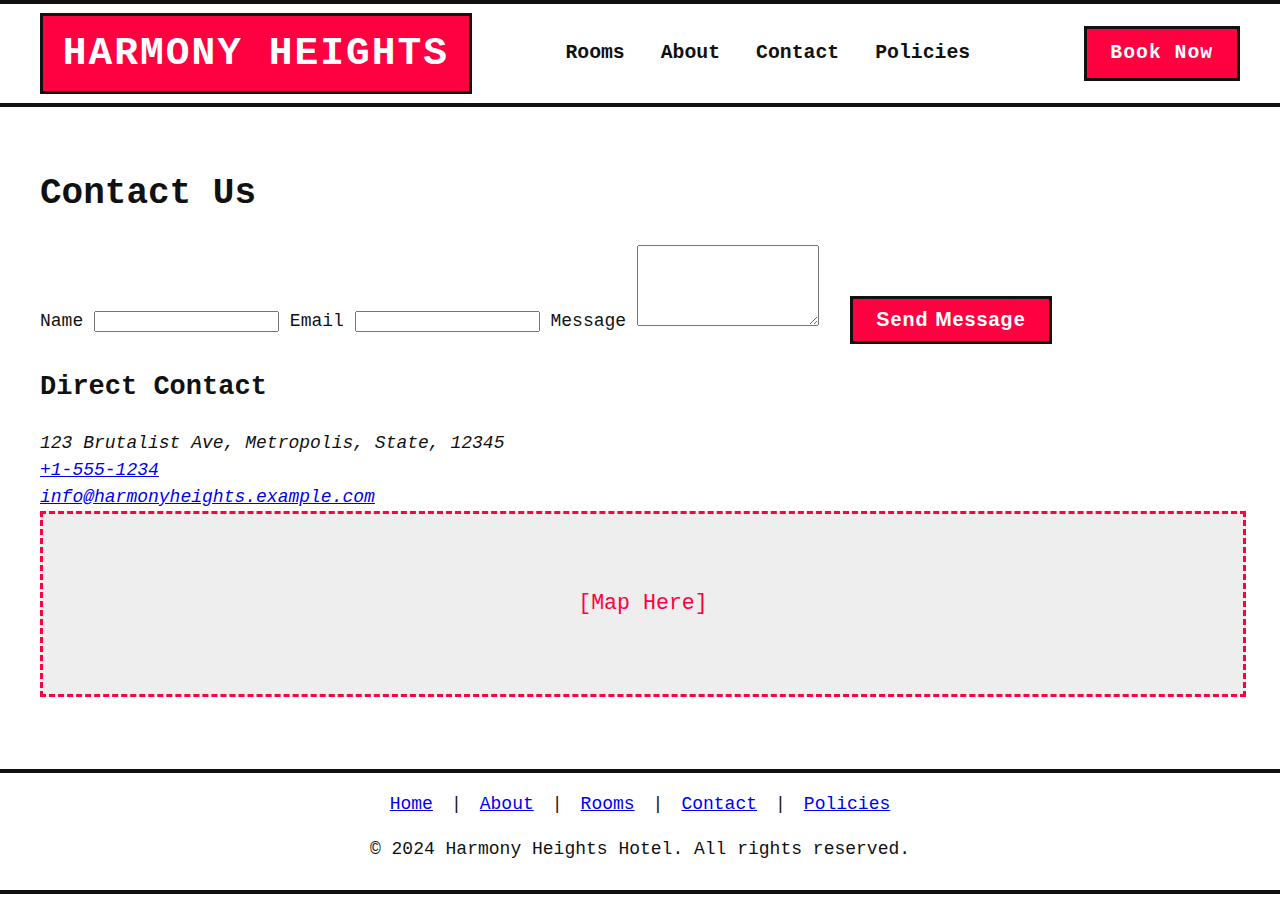
<file: HarmonyHeights/contact.html>
<!DOCTYPE html>
<html lang="en">
<head>
  <meta charset="UTF-8">
  <meta name="viewport" content="width=device-width, initial-scale=1.0">
  <title>Contact | Harmony Heights Hotel</title>
  <meta name="description" content="Contact Harmony Heights Hotel. Get in touch, find us, or send a message.">
  <link rel="stylesheet" href="assets/css/style.css">
</head>
<body>
  <header>
    <nav>
      <a href="index.html" class="logo">HARMONY HEIGHTS</a>
      <ul>
        <li><a href="rooms.html">Rooms</a></li>
        <li><a href="about.html">About</a></li>
        <li><a href="contact.html">Contact</a></li>
        <li><a href="policies.html">Policies</a></li>
      </ul>
      <a href="index.html#book" class="cta">Book Now</a>
    </nav>
  </header>
  <main>
    <section class="contact-hero">
      <h1>Contact Us</h1>
    </section>
    <section class="contact-form-section">
      <form class="contact-form">
        <label for="name">Name</label>
        <input type="text" id="name" name="name" required>
        <label for="email">Email</label>
        <input type="email" id="email" name="email" required>
        <label for="message">Message</label>
        <textarea id="message" name="message" rows="5" required></textarea>
        <button type="submit" class="cta">Send Message</button>
      </form>
    </section>
    <section class="contact-info">
      <h2>Direct Contact</h2>
      <address>
        123 Brutalist Ave, Metropolis, State, 12345<br>
        <a href="tel:+15551234">+1-555-1234</a><br>
        <a href="mailto:info@harmonyheights.example.com">info@harmonyheights.example.com</a>
      </address>
      <div class="map-placeholder">[Map Here]</div>
    </section>
  </main>
  <footer>
    <nav>
      <a href="index.html">Home</a> |
      <a href="about.html">About</a> |
      <a href="rooms.html">Rooms</a> |
      <a href="contact.html">Contact</a> |
      <a href="policies.html">Policies</a>
    </nav>
    <p>&copy; 2024 Harmony Heights Hotel. All rights reserved.</p>
  </footer>
</body>
</html>
</file>
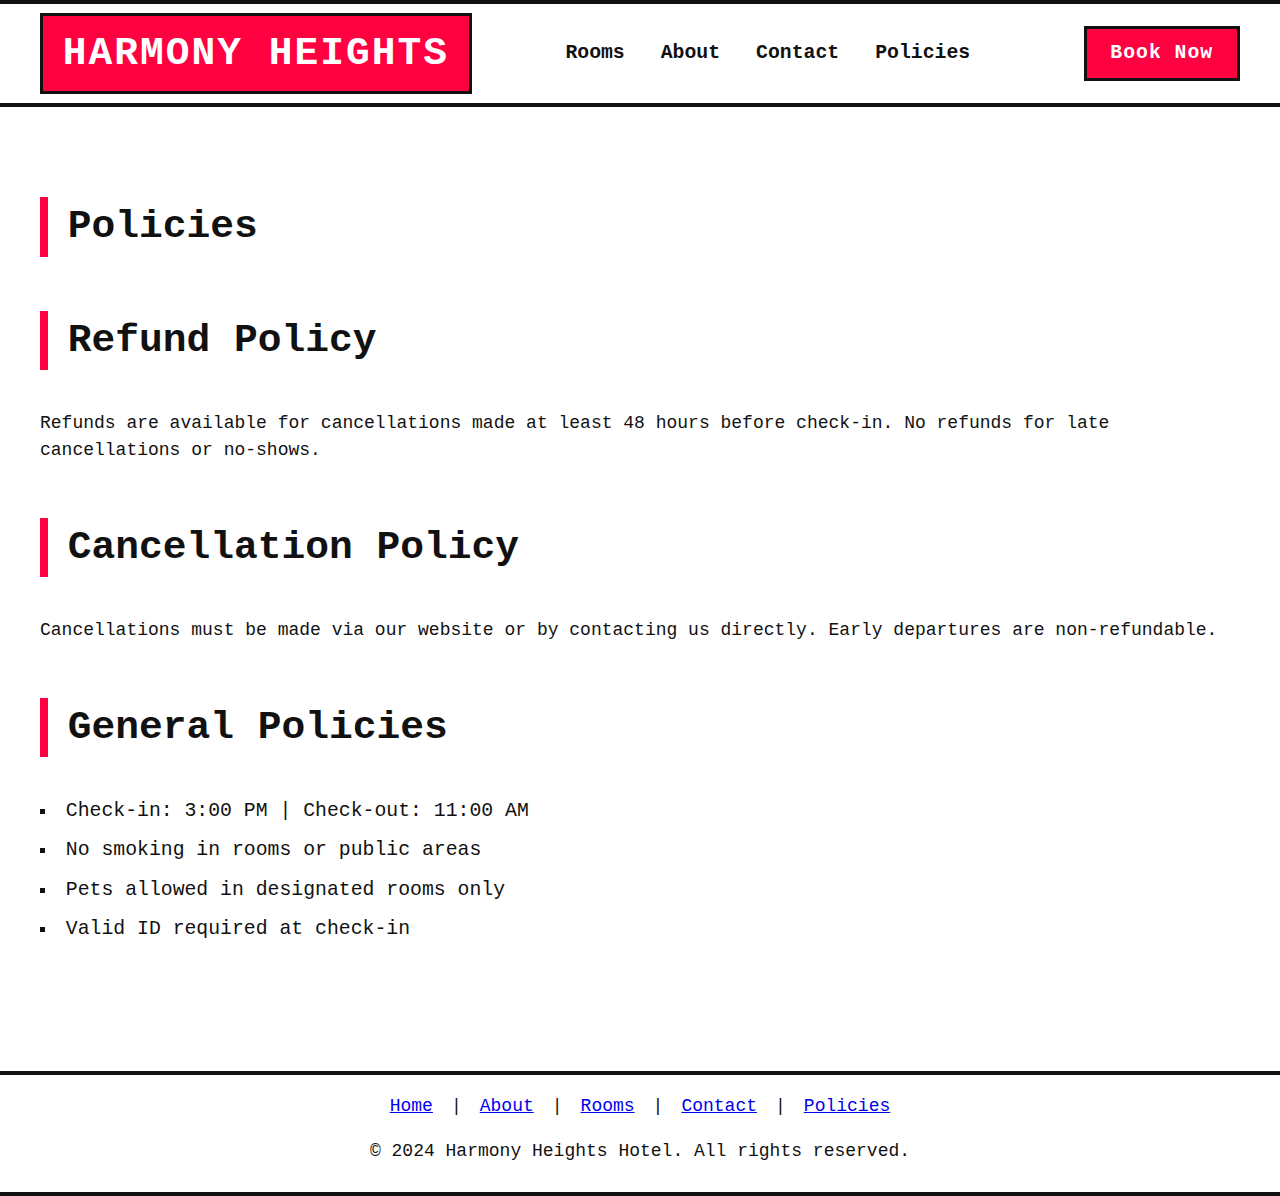
<file: HarmonyHeights/policies.html>
<!DOCTYPE html>
<html lang="en">
<head>
  <meta charset="UTF-8">
  <meta name="viewport" content="width=device-width, initial-scale=1.0">
  <title>Policies | Harmony Heights Hotel</title>
  <meta name="description" content="Read Harmony Heights Hotel's refund, cancellation, and general policies.">
  <link rel="stylesheet" href="assets/css/style.css">
</head>
<body>
  <header>
    <nav>
      <a href="index.html" class="logo">HARMONY HEIGHTS</a>
      <ul>
        <li><a href="rooms.html">Rooms</a></li>
        <li><a href="about.html">About</a></li>
        <li><a href="contact.html">Contact</a></li>
        <li><a href="policies.html">Policies</a></li>
      </ul>
      <a href="index.html#book" class="cta">Book Now</a>
    </nav>
  </header>
  <main>
    <section class="policies-hero">
      <h1>Policies</h1>
    </section>
    <section class="refund-policy">
      <h2>Refund Policy</h2>
      <p>Refunds are available for cancellations made at least 48 hours before check-in. No refunds for late cancellations or no-shows.</p>
    </section>
    <section class="cancellation-policy">
      <h2>Cancellation Policy</h2>
      <p>Cancellations must be made via our website or by contacting us directly. Early departures are non-refundable.</p>
    </section>
    <section class="general-policy">
      <h2>General Policies</h2>
      <ul>
        <li>Check-in: 3:00 PM | Check-out: 11:00 AM</li>
        <li>No smoking in rooms or public areas</li>
        <li>Pets allowed in designated rooms only</li>
        <li>Valid ID required at check-in</li>
      </ul>
    </section>
  </main>
  <footer>
    <nav>
      <a href="index.html">Home</a> |
      <a href="about.html">About</a> |
      <a href="rooms.html">Rooms</a> |
      <a href="contact.html">Contact</a> |
      <a href="policies.html">Policies</a>
    </nav>
    <p>&copy; 2024 Harmony Heights Hotel. All rights reserved.</p>
  </footer>
</body>
</html>
</file>
<file: assets/css/style.css>
/* Formal Luxury Hotel Theme - Harmony Heights */
@import url("https://fonts.googleapis.com/css2?family=Playfair+Display:wght@400;500;600;700&family=Inter:wght@300;400;500;600&display=swap");
@import url("https://fonts.googleapis.com/css2?family=Inter+Tight:wght@100..900&display=swap");
@import url("https: //fonts.googleapis.com/css2?family=Roboto:wght@400;500;700&display=swap");
@import url("https: //fonts.googleapis.com/css2?family=Inter+Tight:ital,wght@0,100..900;1,100..900&family=Space+Grotesk:wght@300..700&display=swap");
:root {
    --primary: #1a1a1a;
    --secondary: #8b7355;
    --accent: #d4af37;
    --text: #2c2c2c;
    --text-light: #6b7280;
    --bg: #ffffff;
    --bg-light: #fafafa;
    --border: #e5e7eb;
    --shadow: 0 4px 6px -1px rgba(0, 0, 0, 0.1);
    --shadow-lg: 0 20px 25px -5px rgba(0, 0, 0, 0.1);
    --transition: all 0.3s cubic-bezier(0.4, 0, 0.2, 1);
}

* {
    margin: 0;
    padding: 0;
    box-sizing: border-box;
    font-family: "Inter", "Inter Tight", "Segoe UI", Tahoma, Geneva, Verdana, sans-serif;
}

html {
    scroll-behavior: smooth;
}

body {
    line-height: 1.6;
    color: var(--text);
    background: var(--bg);
    overflow-x: hidden;
}

/* Typography */
h1,
h2,
h3,
h4,
h5,
h6 {
    font-family: "Playfair Display", serif;
    font-weight: 600;
    line-height: 1.2;
}

/* Header */
header {
    position: fixed;
    top: 0;
    left: 0;
    right: 0;
    background: rgba(255, 255, 255, 0.95);
    backdrop-filter: blur(10px);
    border-bottom: 1px solid var(--border);
    z-index: 1000;
    transition: var(--transition);
}

header.scrolled {
    background: rgba(255, 255, 255, 0.98);
    box-shadow: var(--shadow);
}

nav {
    display: flex;
    align-items: center;
    justify-content: space-between;
    max-width: 1400px;
    margin: 0 auto;
    padding: 1rem 2rem;
}

.logo {
    font-family: "Playfair Display", serif;
    font-size: 1.8rem;
    font-weight: 700;
    color: var(--primary);
    text-decoration: none;
    letter-spacing: -0.5px;
    transition: var(--transition);
}

.logo:hover {
    color: var(--secondary);
    transform: translateY(-1px);
}

nav ul {
    display: flex;
    list-style: none;
    gap: 2.5rem;
    margin: 0;
    padding: 0;
}

nav ul li a {
    text-decoration: none;
    color: var(--text);
    font-weight: 500;
    font-size: 0.95rem;
    text-transform: uppercase;
    letter-spacing: 0.5px;
    position: relative;
    transition: var(--transition);
}

nav ul li a::after {
    content: "";
    position: absolute;
    bottom: -5px;
    left: 0;
    width: 0;
    height: 2px;
    background: var(--accent);
    transition: var(--transition);
}

nav ul li a:hover {
    color: var(--secondary);
}

nav ul li a:hover::after {
    width: 100%;
}

.cta {
    background: var(--accent);
    color: white !important;
    padding: 0.75rem 1.5rem;
    border-radius: 4px;
    font-weight: 600;
    text-decoration: none;
    transition: var(--transition);
    box-shadow: var(--shadow);
}

.cta:hover {
    background: #c19b2e;
    transform: translateY(-2px);
    box-shadow: var(--shadow-lg);
}

/* Main Content */
main {
    margin-top: 80px;
}

/* Hero Section */
.hero {
    height: 90vh;
    background: linear-gradient(135deg, #667eea 0%, #764ba2 100%);
    display: flex;
    align-items: center;
    justify-content: center;
    text-align: center;
    color: white;
    position: relative;
    overflow: hidden;
}

.hero::before {
    content: "";
    position: absolute;
    top: 0;
    left: 0;
    right: 0;
    bottom: 0;
    background: url("data:image/svg+xml,<svg xmlns='http://www.w3.org/2000/svg' viewBox='0 0 100 100'><defs><pattern id='grain' width='100' height='100' patternUnits='userSpaceOnUse'><circle cx='50' cy='50' r='1' fill='white' opacity='0.1'/></pattern></defs><rect width='100' height='100' fill='url(%23grain)'/></svg>");
    opacity: 0.3;
}

.hero-content {
    position: relative;
    z-index: 2;
    max-width: 800px;
    padding: 0 2rem;
}

.hero h1 {
    font-size: 4rem;
    font-weight: 700;
    margin-bottom: 1rem;
    animation: fadeInUp 1s ease-out;
}

.hero p {
    font-size: 1.25rem;
    margin-bottom: 2rem;
    opacity: 0.9;
    animation: fadeInUp 1s ease-out 0.2s both;
}

.hero .cta {
    animation: fadeInUp 1s ease-out 0.4s both;
}

@keyframes fadeInUp {
    from {
        opacity: 0;
        transform: translateY(30px);
    }

    to {
        opacity: 1;
        transform: translateY(0);
    }
}

/* Sections */
section {
    padding: 5rem 2rem;
}

.section-header {
    text-align: center;
    margin-bottom: 4rem;
}

.section-header h2 {
    font-size: 2.5rem;
    color: var(--primary);
    margin-bottom: 1rem;
}

.section-header p {
    color: var(--text-light);
    font-size: 1.1rem;
    max-width: 600px;
    margin: 0 auto;
}

/* Rooms Section */
.rooms {
    background: var(--bg-light);
}

.room-list {
    display: grid;
    grid-template-columns: repeat(auto-fit, minmax(350px, 1fr));
    gap: 2rem;
    max-width: 1400px;
    margin: 0 auto;
}

.room {
    background: white;
    border-radius: 12px;
    overflow: hidden;
    box-shadow: var(--shadow);
    transition: var(--transition);
    cursor: pointer;
}

.room:hover {
    transform: translateY(-8px);
    box-shadow: var(--shadow-lg);
}

.room img {
    width: 100%;
    height: 250px;
    object-fit: cover;
    transition: var(--transition);
}

.room:hover img {
    transform: scale(1.05);
}

.room-content {
    padding: 1.5rem;
}

.room h3 {
    font-size: 1.5rem;
    color: var(--primary);
    margin-bottom: 0.5rem;
}

.room p {
    color: var(--text-light);
    margin-bottom: 1rem;
}

.room-features {
    display: flex;
    flex-wrap: wrap;
    gap: 0.5rem;
    margin-bottom: 1rem;
}

.room-features span {
    background: var(--bg-light);
    color: var(--text-light);
    padding: 0.25rem 0.75rem;
    border-radius: 20px;
    font-size: 0.85rem;
    font-weight: 500;
}

/* Amenities Section */
.amenities {
    background: white;
}

.amenities ul {
    display: grid;
    grid-template-columns: repeat(auto-fit, minmax(250px, 1fr));
    gap: 1.5rem;
    max-width: 1000px;
    margin: 0 auto;
    list-style: none;
}

.amenities li {
    display: flex;
    align-items: center;
    gap: 1rem;
    padding: 1rem;
    background: var(--bg-light);
    border-radius: 8px;
    transition: var(--transition);
}

.amenities li:hover {
    background: var(--accent);
    color: white;
    transform: translateX(5px);
}

.amenities li::before {
    content: "✓";
    font-weight: bold;
    color: var(--accent);
    transition: var(--transition);
}

.amenities li:hover::before {
    color: white;
}

/* Reviews Section */
.reviews {
    background: var(--bg-light);
}

.reviews-container {
    display: grid;
    grid-template-columns: repeat(auto-fit, minmax(300px, 1fr));
    gap: 2rem;
    max-width: 1200px;
    margin: 0 auto;
}

blockquote {
    background: white;
    padding: 2rem;
    border-radius: 12px;
    box-shadow: var(--shadow);
    position: relative;
    transition: var(--transition);
}

blockquote:hover {
    transform: translateY(-5px);
    box-shadow: var(--shadow-lg);
}

blockquote::before {
    content: "'";
    font-size: 4rem;
    color: var(--accent);
    position: absolute;
    top: -10px;
    left: 20px;
    font-family: "Playfair Display", serif;
}

blockquote p {
    font-style: italic;
    margin-bottom: 1rem;
    color: var(--text);
    line-height: 1.7;
}

blockquote footer {
    color: var(--secondary);
    font-weight: 600;
}

/* Gallery Section */
.gallery {
    background: white;
}

.gallery-grid {
    display: grid;
    grid-template-columns: repeat(auto-fit, minmax(250px, 1fr));
    gap: 1rem;
    max-width: 1200px;
    margin: 0 auto;
}

.gallery-grid img {
    width: 100%;
    height: 200px;
    object-fit: cover;
    border-radius: 8px;
    transition: var(--transition);
    cursor: pointer;
}

.gallery-grid img:hover {
    transform: scale(1.05);
    box-shadow: var(--shadow-lg);
}

/* Contact Section */
.location-contact {
    background: var(--bg-light);
}

.contact-content {
    display: grid;
    grid-template-columns: 1fr 1fr;
    gap: 3rem;
    max-width: 1200px;
    margin: 0 auto;
    align-items: center;
}

.contact-info address {
    font-style: normal;
    line-height: 2;
}

.contact-info a {
    color: var(--secondary);
    text-decoration: none;
    transition: var(--transition);
}

.contact-info a:hover {
    color: var(--accent);
}

.map-placeholder {
    width: 100%;
    height: 300px;
    background: var(--border);
    border-radius: 12px;
    display: flex;
    align-items: center;
    justify-content: center;
    color: var(--text-light);
    font-size: 1.1rem;
}

/* Booking Section */
.book {
    background: white;
}

.book form {
    display: grid;
    grid-template-columns: repeat(auto-fit, minmax(200px, 1fr));
    gap: 1.5rem;
    max-width: 800px;
    margin: 0 auto;
}

.form-group {
    display: flex;
    flex-direction: column;
}

.form-group label {
    font-weight: 600;
    margin-bottom: 0.5rem;
    color: var(--primary);
}

.form-group input,
.form-group select {
    padding: 0.75rem;
    border: 2px solid var(--border);
    border-radius: 6px;
    font-size: 1rem;
    transition: var(--transition);
}

.form-group input:focus,
.form-group select:focus {
    outline: none;
    border-color: var(--accent);
    box-shadow: 0 0 0 3px rgba(212, 175, 55, 0.1);
}

.book .cta {
    grid-column: 1 / -1;
    margin-top: 1rem;
    padding: 1rem 2rem;
    font-size: 1.1rem;
}

/* Footer */
footer {
    background: var(--bg-light);
    color: var(--text);
    padding: 3rem 2rem 1rem;
    text-align: center;
    border-top: 1px solid var(--border);
}

footer nav {
    justify-content: center;
    gap: 2em;
    margin-bottom: 1.5rem;
}

footer nav a {
    color: var(--text-light);
    text-decoration: none;
    font-weight: 500;
    font-size: 0.9rem;
    text-transform: uppercase;
    letter-spacing: 0.5px;
    transition: var(--transition);
    position: relative;
}

footer nav a:hover {
    color: var(--secondary);
}

footer nav a::after {
    content: '';
    position: absolute;
    bottom: -5px;
    left: 0;
    width: 0;
    height: 1px;
    background: var(--accent);
    transition: var(--transition);
}

footer nav a:hover::after {
    width: 100%;
}

footer p {
    color: var(--text-light);
    font-size: 0.85rem;
    margin: 0;
    opacity: 0.8;
}

/* Responsive Design */
@media (max-width: 768px) {
    nav {
        flex-direction: column;
        gap: 1rem;
    }

    nav ul {
        gap: 1.5rem;
    }

    .hero h1 {
        font-size: 2.5rem;
    }

    .contact-content {
        grid-template-columns: 1fr;
    }

    .room-list {
        grid-template-columns: 1fr;
    }

    .book form {
        grid-template-columns: 1fr;
    }
}

@media (max-width: 480px) {
    .hero h1 {
        font-size: 2rem;
    }

    section {
        padding: 3rem 1rem;
    }

    .section-header h2 {
        font-size: 2rem;
    }
}

/* Loading Animation */
.loading {
    opacity: 0;
    transform: translateY(20px);
    transition: var(--transition);
}

.loading.loaded {
    opacity: 1;
    transform: translateY(0);
}

/* Smooth Scroll */
html {
    scroll-behavior: smooth;
}

/* Focus States */
button:focus,
input:focus,
select:focus,
textarea:focus {
    outline: 2px solid var(--accent);
    outline-offset: 2px;
}
</file>
<file: HarmonyHeights/assets/css/style.css>
/* Brutalist Hotel Theme - Harmony Heights */
:root {
  --bg: #fff;
  --fg: #111;
  --accent: #ff0040;
  --border: #111;
  --link: #111;
  --link-hover: var(--accent);
}

html, body {
  margin: 0;
  padding: 0;
  background: var(--bg);
  color: var(--fg);
  font-family: 'IBM Plex Mono', 'Courier New', Courier, monospace;
  font-size: 18px;
  line-height: 1.5;
}

header, footer {
  border-bottom: 4px solid var(--border);
  border-top: 4px solid var(--border);
  background: var(--bg);
  padding: 0.5em 0;
}
nav {
  display: flex;
  align-items: center;
  justify-content: space-between;
  max-width: 1200px;
  margin: 0 auto;
  padding: 0 1em;
}
nav .logo {
  font-size: 2.2em;
  font-weight: bold;
  letter-spacing: 2px;
  text-decoration: none;
  color: var(--fg);
  border: 3px solid var(--border);
  padding: 0.2em 0.5em;
  background: var(--accent);
  color: #fff;
}
nav ul {
  list-style: none;
  display: flex;
  gap: 2em;
  margin: 0;
  padding: 0;
}
nav ul li a {
  text-decoration: none;
  color: var(--link);
  font-weight: bold;
  font-size: 1.1em;
  border-bottom: 2px solid transparent;
  transition: border 0.2s, color 0.2s;
}
nav ul li a:hover {
  color: var(--link-hover);
  border-bottom: 2px solid var(--accent);
}
.cta {
  background: var(--accent);
  color: #fff !important;
  padding: 0.5em 1.2em;
  font-size: 1.1em;
  font-weight: bold;
  border: 3px solid var(--border);
  text-decoration: none;
  margin-left: 1em;
  transition: background 0.2s, color 0.2s;
  cursor: pointer;
  letter-spacing: 1px;
}
.cta:hover {
  background: #fff;
  color: var(--accent) !important;
}
main {
  max-width: 1200px;
  margin: 0 auto;
  padding: 2em 1em;
}
.hero {
  text-align: center;
  padding: 3em 0 2em 0;
  border-bottom: 4px solid var(--border);
}
.hero h1 {
  font-size: 4em;
  font-weight: 900;
  margin: 0 0 0.2em 0;
  letter-spacing: 4px;
}
.hero p {
  font-size: 1.5em;
  margin-bottom: 1.5em;
}
.rooms, .amenities, .reviews, .gallery, .location-contact, .book, .story, .mission, .unique, .policies-hero, .refund-policy, .cancellation-policy, .general-policy {
  margin: 3em 0;
}
.rooms h2, .amenities h2, .reviews h2, .gallery h2, .location-contact h2, .book h2, .story h2, .mission h2, .unique h2, .policies-hero h1, .refund-policy h2, .cancellation-policy h2, .general-policy h2 {
  font-size: 2.2em;
  font-weight: 800;
  border-left: 8px solid var(--accent);
  padding-left: 0.5em;
  margin-bottom: 1em;
}
.room-list {
  display: grid;
  grid-template-columns: repeat(auto-fit, minmax(260px, 1fr));
  gap: 2em;
}
.room {
  border: 3px solid var(--border);
  padding: 1em;
  background: #f7f7f7;
  text-align: center;
}
.room img {
  width: 100%;
  height: 180px;
  object-fit: cover;
  border: 2px solid var(--accent);
  margin-bottom: 0.5em;
}
.amenities ul, .unique ul, .general-policy ul {
  list-style: square inside;
  padding-left: 0;
}
.amenities li, .unique li, .general-policy li {
  font-size: 1.1em;
  margin-bottom: 0.5em;
}
.reviews blockquote {
  border-left: 8px solid var(--accent);
  margin: 1em 0;
  padding: 1em 2em;
  font-size: 1.2em;
  background: #f7f7f7;
  font-style: italic;
}
.reviews footer {
  font-size: 1em;
  font-style: normal;
  color: var(--accent);
  margin-top: 0.5em;
}
.gallery-grid {
  display: grid;
  grid-template-columns: repeat(auto-fit, minmax(180px, 1fr));
  gap: 1em;
}
.gallery-grid img {
  width: 100%;
  height: 140px;
  object-fit: cover;
  border: 3px solid var(--border);
}
.location-contact address {
  font-style: normal;
  font-size: 1.1em;
  margin-bottom: 1em;
}
.map-placeholder {
  width: 100%;
  height: 180px;
  background: #eee;
  border: 3px dashed var(--accent);
  display: flex;
  align-items: center;
  justify-content: center;
  font-size: 1.2em;
  color: var(--accent);
}
.book form {
  display: grid;
  grid-template-columns: 1fr 1fr 1fr 1fr;
  gap: 1em;
  align-items: end;
}
.book label {
  font-weight: bold;
  margin-bottom: 0.2em;
}
.book input, .book button {
  font-size: 1em;
  padding: 0.5em;
  border: 2px solid var(--border);
  background: #fff;
  color: var(--fg);
  font-family: inherit;
}
.book button {
  grid-column: span 4;
  margin-top: 1em;
}
footer {
  text-align: center;
  font-size: 1em;
  margin-top: 2em;
  border-top: 4px solid var(--border);
  padding: 1em 0 0.5em 0;
}
footer nav {
  justify-content: center;
  gap: 1em;
  margin-bottom: 0.5em;
}
@media (max-width: 800px) {
  nav ul {
    gap: 1em;
  }
  .room-list, .gallery-grid {
    grid-template-columns: 1fr;
  }
  .book form {
    grid-template-columns: 1fr;
  }
}
@media (max-width: 500px) {
  .hero h1 {
    font-size: 2.2em;
  }
  nav .logo {
    font-size: 1.2em;
    padding: 0.1em 0.3em;
  }
  main {
    padding: 1em 0.2em;
  }
}
</file>
